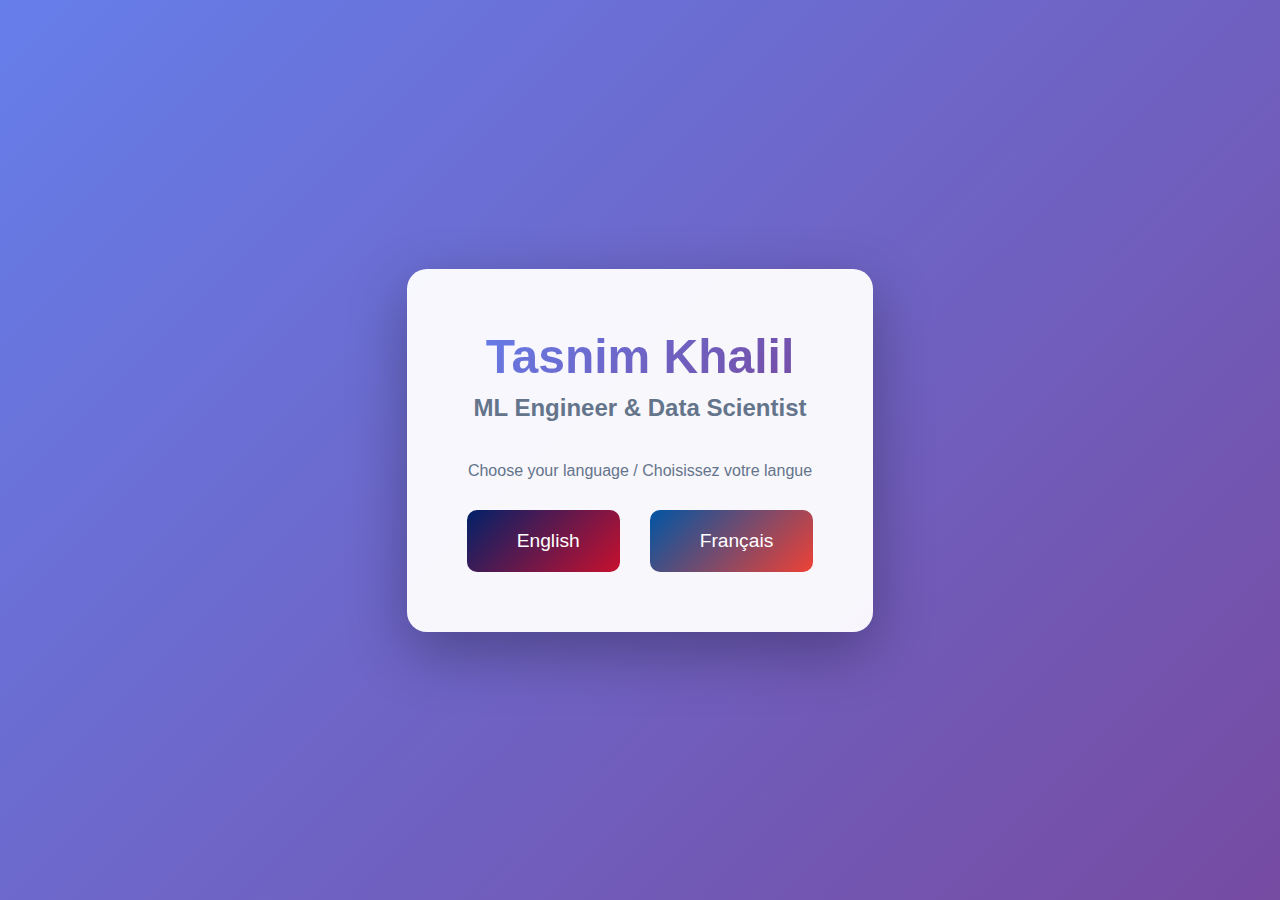
<file: index.html>
<!DOCTYPE html>
<html lang="en">
<head>
    <meta charset="UTF-8">
    <meta name="viewport" content="width=device-width, initial-scale=1.0">
    <title>Tasnim Khalil - Portfolio</title>
    <style>
        * {
            margin: 0;
            padding: 0;
            box-sizing: border-box;
        }
        body {
            font-family: 'Poppins', sans-serif;
            background: linear-gradient(135deg, #667eea 0%, #764ba2 100%);
            min-height: 100vh;
            display: flex;
            justify-content: center;
            align-items: center;
        }
        .language-container {
            text-align: center;
            background: rgba(255, 255, 255, 0.95);
            padding: 60px;
            border-radius: 20px;
            box-shadow: 0 20px 60px rgba(0, 0, 0, 0.3);
        }
        h1 {
            font-size: 3rem;
            margin-bottom: 10px;
            background: linear-gradient(135deg, #667eea, #764ba2);
            -webkit-background-clip: text;
            -webkit-text-fill-color: transparent;
        }
        h2 {
            font-size: 1.5rem;
            color: #64748b;
            margin-bottom: 40px;
        }
        .language-buttons {
            display: flex;
            gap: 30px;
            justify-content: center;
        }
        .lang-btn {
            padding: 20px 40px;
            font-size: 1.2rem;
            text-decoration: none;
            border-radius: 10px;
            transition: all 0.3s;
            display: flex;
            align-items: center;
            gap: 10px;
            color: white;
        }
        .lang-btn.fr {
            background: linear-gradient(135deg, #0055A4, #EF4135);
        }
        .lang-btn.en {
            background: linear-gradient(135deg, #012169, #C8102E);
        }
        .lang-btn:hover {
            transform: translateY(-5px);
            box-shadow: 0 10px 30px rgba(0, 0, 0, 0.2);
        }
        .flag {
            font-size: 2rem;
        }
    </style>
</head>
<body>
    <div class="language-container">
        <h1>Tasnim Khalil</h1>
        <h2>ML Engineer & Data Scientist</h2>
        <p style="margin-bottom: 30px; color: #64748b;">Choose your language / Choisissez votre langue</p>
        <div class="language-buttons">
            <a href="en/index.html" class="lang-btn en">
                <span class="flag"></span>
                <span>English</span>
            </a>
            <a href="fr/index.html" class="lang-btn fr">
                <span class="flag"></span>
                <span>Français</span>
            </a>
        </div>
    </div>
</body>
</html>
</file>
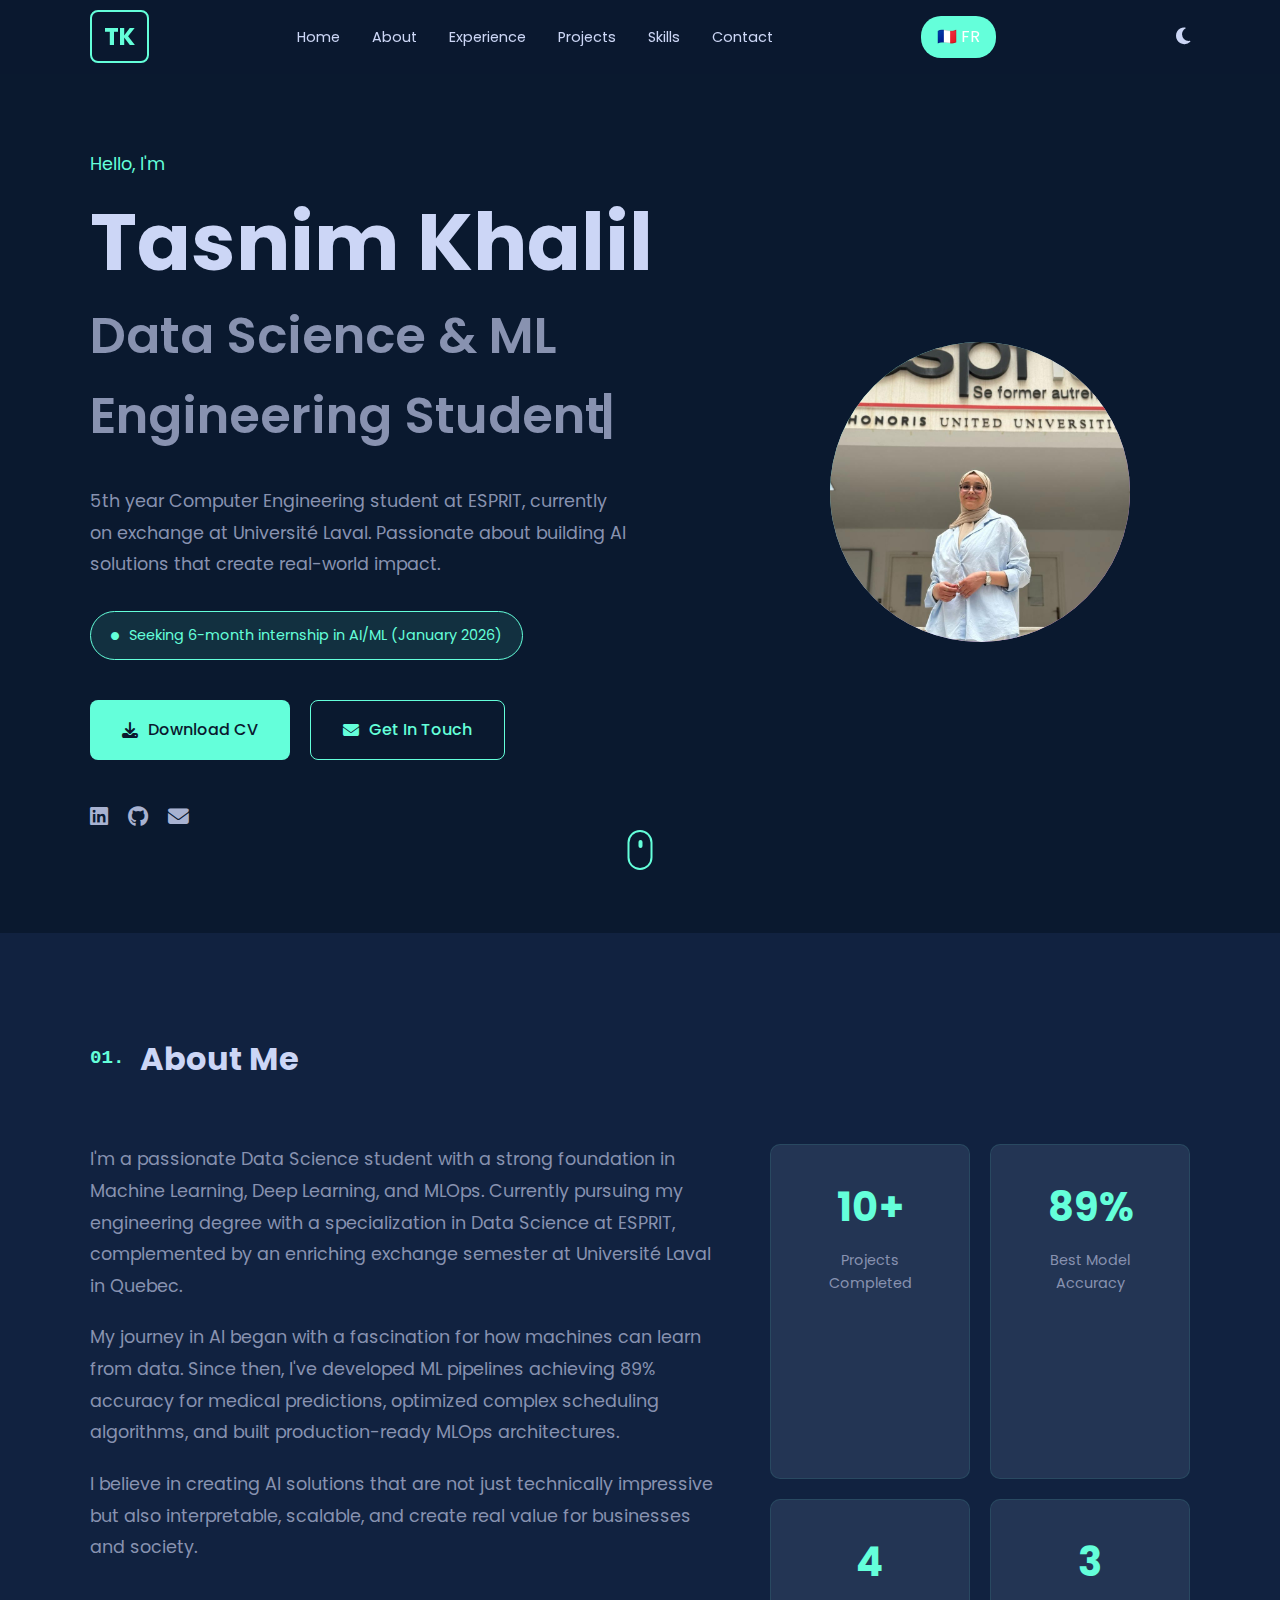
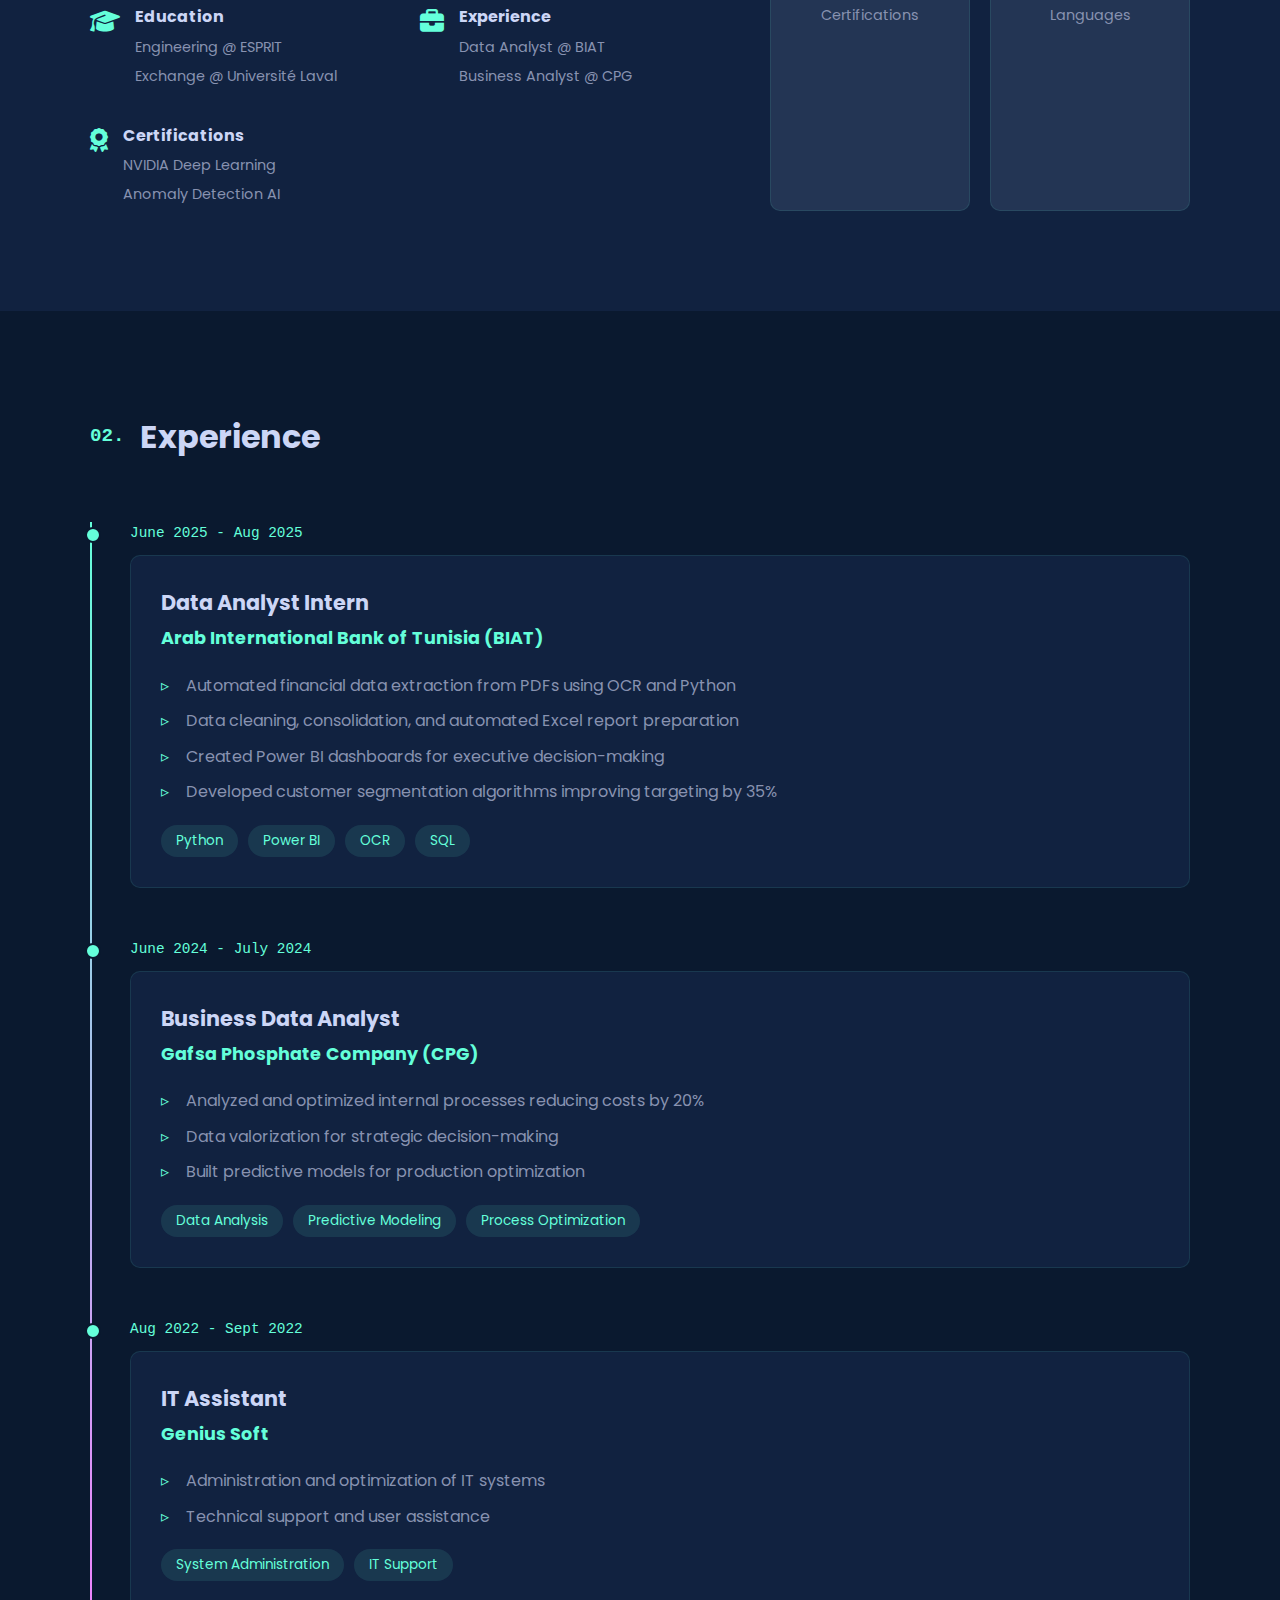
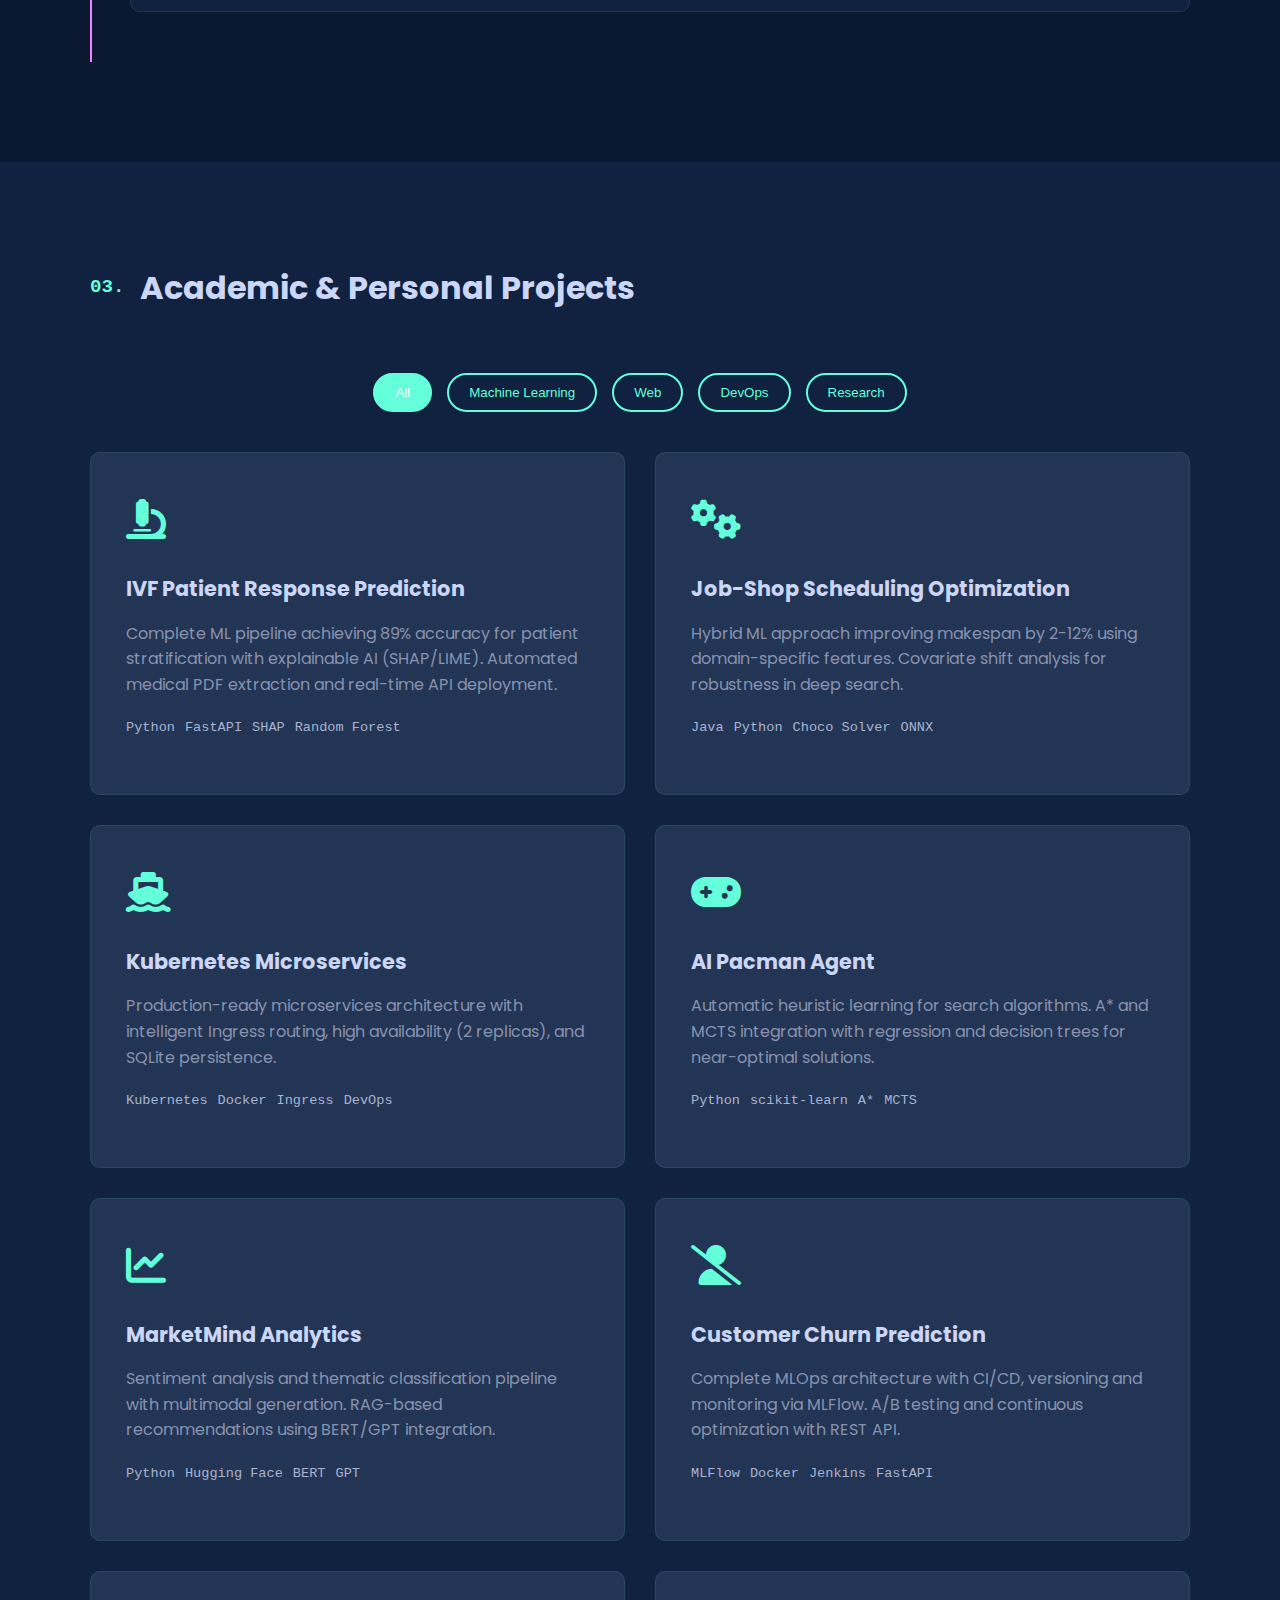
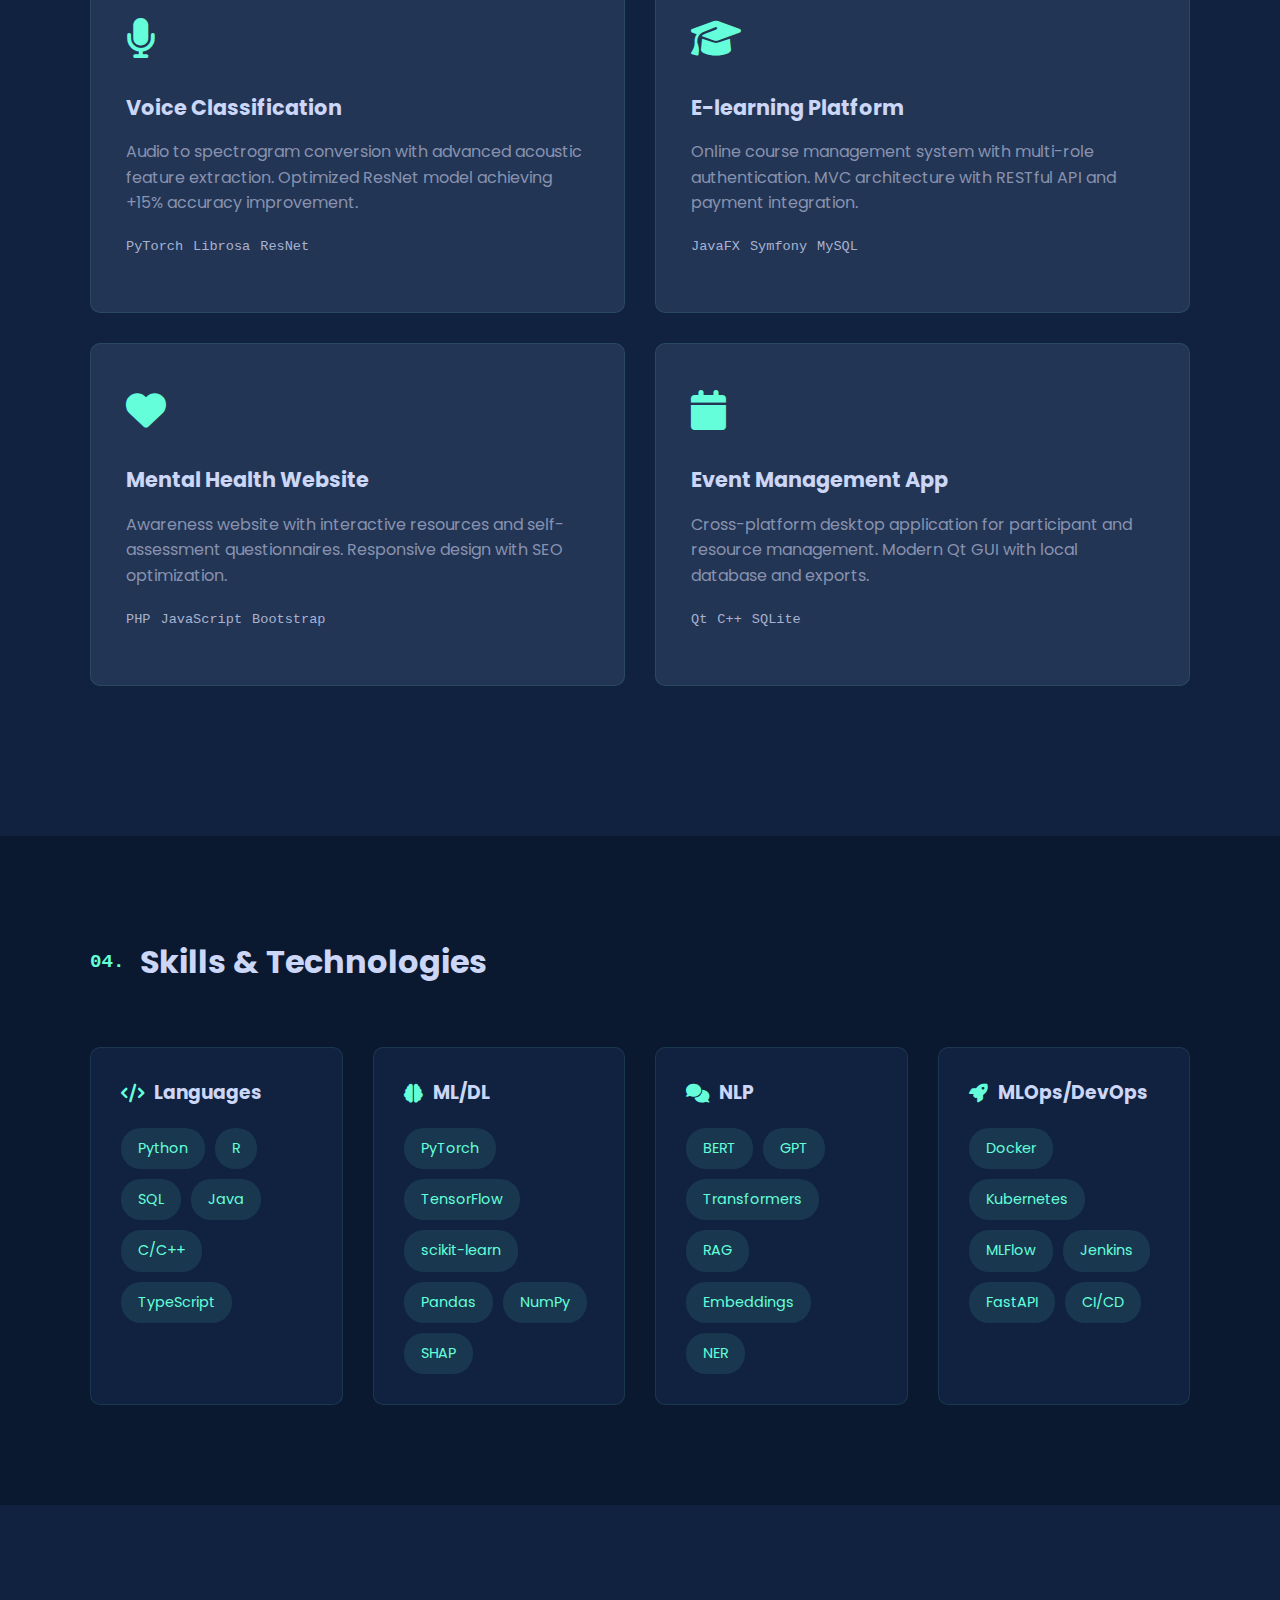
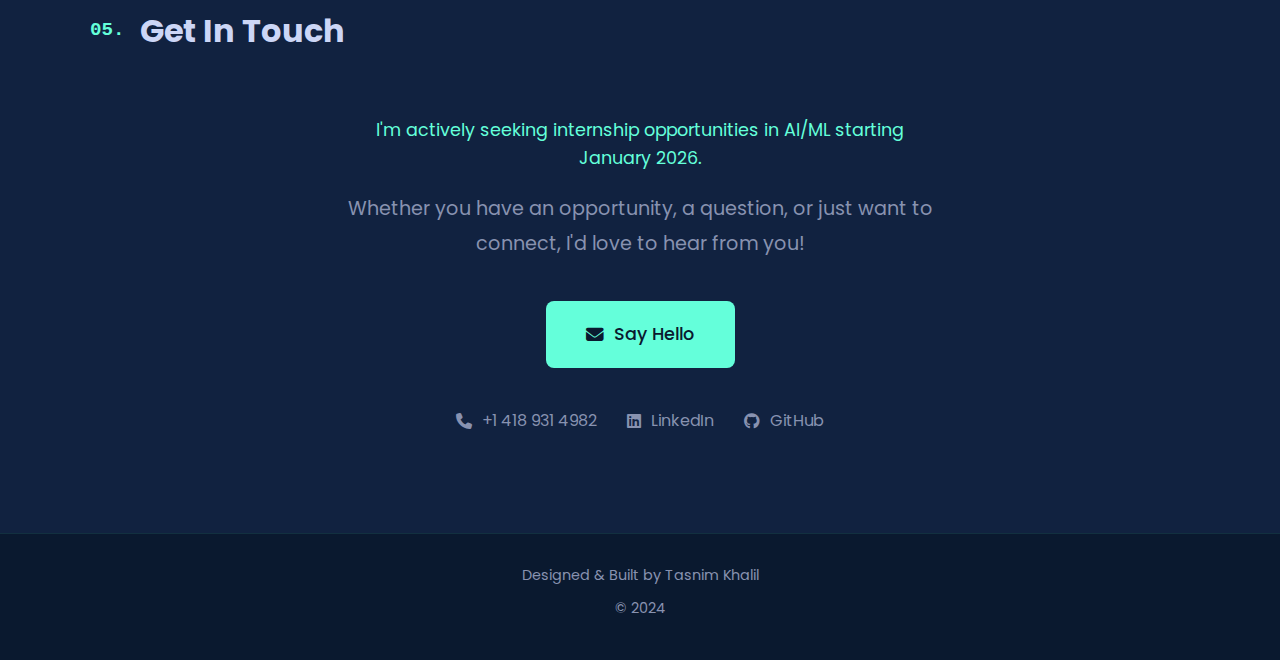
<file: en/index.html>
<!DOCTYPE html>
<html lang="en">
<head>
    <meta charset="UTF-8">
    <meta name="viewport" content="width=device-width, initial-scale=1.0">
    <title>Tasnim Khalil | ML Engineer & Data Scientist</title>
    <link rel="stylesheet" href="../style.css">
    <link href="https://fonts.googleapis.com/css2?family=Poppins:wght@300;400;500;600;700&display=swap" rel="stylesheet">
    <link rel="stylesheet" href="https://cdnjs.cloudflare.com/ajax/libs/font-awesome/6.4.0/css/all.min.css">
</head>
<body>
    <!-- Header/Navigation -->
    <header class="header">
        <nav class="navbar">
            <div class="nav-container">
                <a href="#home" class="logo">
                    <span class="logo-text">TK</span>
                </a>
                <ul class="nav-menu">
                    <li><a href="#home" class="nav-link">Home</a></li>
                    <li><a href="#about" class="nav-link">About</a></li>
                    <li><a href="#experience" class="nav-link">Experience</a></li>
                    <li><a href="#projects" class="nav-link">Projects</a></li>
                    <li><a href="#skills" class="nav-link">Skills</a></li>
                    <li><a href="#contact" class="nav-link">Contact</a></li>
                </ul>
                <a href="../fr/index.html" class="lang-switch">🇫🇷 FR</a>
                <div class="hamburger">
                    <span></span>
                    <span></span>
                    <span></span>
                </div>
                <button class="theme-toggle" id="theme-toggle">
                    <i class="fas fa-moon"></i>
                </button>
            </div>
        </nav>
    </header>

    <!-- Hero Section -->
    <section id="home" class="hero">
        <div class="hero-container">
            <div class="hero-content">
                <p class="hero-greeting">Hello, I'm</p>
                <h1 class="hero-name">Tasnim Khalil</h1>
                <h2 class="hero-title">
                    <span class="typed-text">Data Science & ML Engineering Student</span>
                </h2>
                <p class="hero-description">
                    5th year Computer Engineering student at ESPRIT, currently on exchange at Université Laval.
                    Passionate about building AI solutions that create real-world impact.
                </p>
                <div class="hero-status">
                    <span class="status-badge">
                        <i class="fas fa-circle status-dot"></i>
                        Seeking 6-month internship in AI/ML (January 2026)
                    </span>
                </div>
                <div class="hero-buttons">
                    <a href="../CV_Khalil_Tasnim_EN.pdf" class="btn btn-primary" download>
                        <i class="fas fa-download"></i> Download CV
                    </a>
                    <a href="#contact" class="btn btn-outline">
                        <i class="fas fa-envelope"></i> Get In Touch
                    </a>
                </div>
                <div class="hero-socials">
                    <a href="https://linkedin.com/in/tasnim-khelil-789859255" target="_blank">
                        <i class="fab fa-linkedin"></i>
                    </a>
                    <a href="https://github.com/TasnimKhalil" target="_blank">
                        <i class="fab fa-github"></i>
                    </a>
                    <a href="mailto:tasnimkhelil24@gmail.com">
                        <i class="fas fa-envelope"></i>
                    </a>
                </div>
            </div>
            <div class="hero-image">
                <div class="hero-img-wrapper">
                    <div class="hero-img-bg"></div>
                    <img src="../photo.jpg" alt="Tasnim Khalil" class="hero-img">
                </div>
            </div>
        </div>
        <div class="scroll-indicator">
            <span></span>
        </div>
    </section>

    <!-- About Section -->
    <section id="about" class="about">
        <div class="container">
            <h2 class="section-title">
                <span class="section-number">01.</span> About Me
            </h2>
            <div class="about-content">
                <div class="about-text">
                    <p>
                        I'm a passionate Data Science student with a strong foundation in Machine Learning, 
                        Deep Learning, and MLOps. Currently pursuing my engineering degree with a specialization 
                        in Data Science at ESPRIT, complemented by an enriching exchange semester at Université Laval in Quebec.
                    </p>
                    <p>
                        My journey in AI began with a fascination for how machines can learn from data. Since then, 
                        I've developed ML pipelines achieving 89% accuracy for medical predictions, optimized complex 
                        scheduling algorithms, and built production-ready MLOps architectures.
                    </p>
                    <p>
                        I believe in creating AI solutions that are not just technically impressive but also 
                        interpretable, scalable, and create real value for businesses and society.
                    </p>
                    <div class="about-highlights">
                        <div class="highlight-item">
                            <i class="fas fa-graduation-cap"></i>
                            <div>
                                <h4>Education</h4>
                                <p>Engineering @ ESPRIT</p>
                                <p>Exchange @ Université Laval</p>
                            </div>
                        </div>
                        <div class="highlight-item">
                            <i class="fas fa-briefcase"></i>
                            <div>
                                <h4>Experience</h4>
                                <p>Data Analyst @ BIAT</p>
                                <p>Business Analyst @ CPG</p>
                            </div>
                        </div>
                        <div class="highlight-item">
                            <i class="fas fa-award"></i>
                            <div>
                                <h4>Certifications</h4>
                                <p>NVIDIA Deep Learning</p>
                                <p>Anomaly Detection AI</p>
                            </div>
                        </div>
                    </div>
                </div>
                <div class="about-stats">
                    <div class="stat-card">
                        <div class="stat-number">10+</div>
                        <div class="stat-label">Projects Completed</div>
                    </div>
                    <div class="stat-card">
                        <div class="stat-number">89%</div>
                        <div class="stat-label">Best Model Accuracy</div>
                    </div>
                    <div class="stat-card">
                        <div class="stat-number">4</div>
                        <div class="stat-label">Certifications</div>
                    </div>
                    <div class="stat-card">
                        <div class="stat-number">3</div>
                        <div class="stat-label">Languages</div>
                    </div>
                </div>
            </div>
        </div>
    </section>

    <!-- Experience Timeline -->
    <section id="experience" class="experience">
        <div class="container">
            <h2 class="section-title">
                <span class="section-number">02.</span> Experience
            </h2>
            <div class="timeline">
                <div class="timeline-item">
                    <div class="timeline-date">June 2025 - Aug 2025</div>
                    <div class="timeline-content">
                        <h3>Data Analyst Intern</h3>
                        <h4>Arab International Bank of Tunisia (BIAT)</h4>
                        <ul>
                            <li>Automated financial data extraction from PDFs using OCR and Python</li>
                            <li>Data cleaning, consolidation, and automated Excel report preparation</li>
                            <li>Created Power BI dashboards for executive decision-making</li>
                            <li>Developed customer segmentation algorithms improving targeting by 35%</li>
                        </ul>
                        <div class="timeline-tech">
                            <span>Python</span>
                            <span>Power BI</span>
                            <span>OCR</span>
                            <span>SQL</span>
                        </div>
                    </div>
                </div>
                <div class="timeline-item">
                    <div class="timeline-date">June 2024 - July 2024</div>
                    <div class="timeline-content">
                        <h3>Business Data Analyst</h3>
                        <h4>Gafsa Phosphate Company (CPG)</h4>
                        <ul>
                            <li>Analyzed and optimized internal processes reducing costs by 20%</li>
                            <li>Data valorization for strategic decision-making</li>
                            <li>Built predictive models for production optimization</li>
                        </ul>
                        <div class="timeline-tech">
                            <span>Data Analysis</span>
                            <span>Predictive Modeling</span>
                            <span>Process Optimization</span>
                        </div>
                    </div>
                </div>
                <div class="timeline-item">
                    <div class="timeline-date">Aug 2022 - Sept 2022</div>
                    <div class="timeline-content">
                        <h3>IT Assistant</h3>
                        <h4>Genius Soft</h4>
                        <ul>
                            <li>Administration and optimization of IT systems</li>
                            <li>Technical support and user assistance</li>
                        </ul>
                        <div class="timeline-tech">
                            <span>System Administration</span>
                            <span>IT Support</span>
                        </div>
                    </div>
                </div>
            </div>
        </div>
    </section>

    <!-- Projects Section -->
    <section id="projects" class="projects">
        <div class="container">
            <h2 class="section-title">
                <span class="section-number">03.</span> Academic & Personal Projects
            </h2>
            <div class="filter-buttons">
                <button class="filter-btn active" data-filter="all">All</button>
                <button class="filter-btn" data-filter="ml">Machine Learning</button>
                <button class="filter-btn" data-filter="web">Web</button>
                <button class="filter-btn" data-filter="devops">DevOps</button>
                <button class="filter-btn" data-filter="research">Research</button>
            </div>
            
            <div class="projects-grid">
                <!-- Project 1 -->
                <div class="project-card" data-category="ml">
                    <div class="project-icon">
                        <i class="fas fa-microscope"></i>
                    </div>
                    <h3>IVF Patient Response Prediction</h3>
                    <p>Complete ML pipeline achieving 89% accuracy for patient stratification with explainable AI (SHAP/LIME). Automated medical PDF extraction and real-time API deployment.</p>
                    <div class="project-tech">
                        <span>Python</span>
                        <span>FastAPI</span>
                        <span>SHAP</span>
                        <span>Random Forest</span>
                    </div>
                </div>

                <!-- Project 2 -->
                <div class="project-card" data-category="research">
                    <div class="project-icon">
                        <i class="fas fa-cogs"></i>
                    </div>
                    <h3>Job-Shop Scheduling Optimization</h3>
                    <p>Hybrid ML approach improving makespan by 2-12% using domain-specific features. Covariate shift analysis for robustness in deep search.</p>
                    <div class="project-tech">
                        <span>Java</span>
                        <span>Python</span>
                        <span>Choco Solver</span>
                        <span>ONNX</span>
                    </div>
                </div>

                <!-- Project 3 -->
                <div class="project-card" data-category="devops">
                    <div class="project-icon">
                        <i class="fas fa-ship"></i>
                    </div>
                    <h3>Kubernetes Microservices</h3>
                    <p>Production-ready microservices architecture with intelligent Ingress routing, high availability (2 replicas), and SQLite persistence.</p>
                    <div class="project-tech">
                        <span>Kubernetes</span>
                        <span>Docker</span>
                        <span>Ingress</span>
                        <span>DevOps</span>
                    </div>
                </div>

                <!-- Project 4 -->
                <div class="project-card" data-category="ml research">
                    <div class="project-icon">
                        <i class="fas fa-gamepad"></i>
                    </div>
                    <h3>AI Pacman Agent</h3>
                    <p>Automatic heuristic learning for search algorithms. A* and MCTS integration with regression and decision trees for near-optimal solutions.</p>
                    <div class="project-tech">
                        <span>Python</span>
                        <span>scikit-learn</span>
                        <span>A*</span>
                        <span>MCTS</span>
                    </div>
                </div>

                <!-- Project 5 -->
                <div class="project-card" data-category="ml">
                    <div class="project-icon">
                        <i class="fas fa-chart-line"></i>
                    </div>
                    <h3>MarketMind Analytics</h3>
                    <p>Sentiment analysis and thematic classification pipeline with multimodal generation. RAG-based recommendations using BERT/GPT integration.</p>
                    <div class="project-tech">
                        <span>Python</span>
                        <span>Hugging Face</span>
                        <span>BERT</span>
                        <span>GPT</span>
                    </div>
                </div>

                <!-- Project 6 -->
                <div class="project-card" data-category="ml devops">
                    <div class="project-icon">
                        <i class="fas fa-user-slash"></i>
                    </div>
                    <h3>Customer Churn Prediction</h3>
                    <p>Complete MLOps architecture with CI/CD, versioning and monitoring via MLFlow. A/B testing and continuous optimization with REST API.</p>
                    <div class="project-tech">
                        <span>MLFlow</span>
                        <span>Docker</span>
                        <span>Jenkins</span>
                        <span>FastAPI</span>
                    </div>
                </div>

                <!-- Project 7 -->
                <div class="project-card" data-category="ml">
                    <div class="project-icon">
                        <i class="fas fa-microphone"></i>
                    </div>
                    <h3>Voice Classification</h3>
                    <p>Audio to spectrogram conversion with advanced acoustic feature extraction. Optimized ResNet model achieving +15% accuracy improvement.</p>
                    <div class="project-tech">
                        <span>PyTorch</span>
                        <span>Librosa</span>
                        <span>ResNet</span>
                    </div>
                </div>

                <!-- Project 8 -->
                <div class="project-card" data-category="web">
                    <div class="project-icon">
                        <i class="fas fa-graduation-cap"></i>
                    </div>
                    <h3>E-learning Platform</h3>
                    <p>Online course management system with multi-role authentication. MVC architecture with RESTful API and payment integration.</p>
                    <div class="project-tech">
                        <span>JavaFX</span>
                        <span>Symfony</span>
                        <span>MySQL</span>
                    </div>
                </div>

                <!-- Project 9 -->
                <div class="project-card" data-category="web">
                    <div class="project-icon">
                        <i class="fas fa-heart"></i>
                    </div>
                    <h3>Mental Health Website</h3>
                    <p>Awareness website with interactive resources and self-assessment questionnaires. Responsive design with SEO optimization.</p>
                    <div class="project-tech">
                        <span>PHP</span>
                        <span>JavaScript</span>
                        <span>Bootstrap</span>
                    </div>
                </div>

                <!-- Project 10 -->
                <div class="project-card" data-category="web">
                    <div class="project-icon">
                        <i class="fas fa-calendar"></i>
                    </div>
                    <h3>Event Management App</h3>
                    <p>Cross-platform desktop application for participant and resource management. Modern Qt GUI with local database and exports.</p>
                    <div class="project-tech">
                        <span>Qt</span>
                        <span>C++</span>
                        <span>SQLite</span>
                    </div>
                </div>
            </div>
        </div>
    </section>

    <!-- Skills Section -->
    <section id="skills" class="skills">
        <div class="container">
            <h2 class="section-title">
                <span class="section-number">04.</span> Skills & Technologies
            </h2>
            <div class="skills-container">
                <div class="skill-category">
                    <h3><i class="fas fa-code"></i> Languages</h3>
                    <div class="skill-list">
                        <div class="skill-item">Python</div>
                        <div class="skill-item">R</div>
                        <div class="skill-item">SQL</div>
                        <div class="skill-item">Java</div>
                        <div class="skill-item">C/C++</div>
                        <div class="skill-item">TypeScript</div>
                    </div>
                </div>
                <div class="skill-category">
                    <h3><i class="fas fa-brain"></i> ML/DL</h3>
                    <div class="skill-list">
                        <div class="skill-item">PyTorch</div>
                        <div class="skill-item">TensorFlow</div>
                        <div class="skill-item">scikit-learn</div>
                        <div class="skill-item">Pandas</div>
                        <div class="skill-item">NumPy</div>
                        <div class="skill-item">SHAP</div>
                    </div>
                </div>
                <div class="skill-category">
                    <h3><i class="fas fa-comments"></i> NLP</h3>
                    <div class="skill-list">
                        <div class="skill-item">BERT</div>
                        <div class="skill-item">GPT</div>
                        <div class="skill-item">Transformers</div>
                        <div class="skill-item">RAG</div>
                        <div class="skill-item">Embeddings</div>
                        <div class="skill-item">NER</div>
                    </div>
                </div>
                <div class="skill-category">
                    <h3><i class="fas fa-rocket"></i> MLOps/DevOps</h3>
                    <div class="skill-list">
                        <div class="skill-item">Docker</div>
                        <div class="skill-item">Kubernetes</div>
                        <div class="skill-item">MLFlow</div>
                        <div class="skill-item">Jenkins</div>
                        <div class="skill-item">FastAPI</div>
                        <div class="skill-item">CI/CD</div>
                    </div>
                </div>
            </div>
        </div>
    </section>

    <!-- Contact Section -->
    <section id="contact" class="contact">
        <div class="container">
            <h2 class="section-title">
                <span class="section-number">05.</span> Get In Touch
            </h2>
            <div class="contact-content">
                <p class="contact-subtitle">
                    I'm actively seeking internship opportunities in AI/ML starting January 2026.
                </p>
                <p class="contact-text">
                    Whether you have an opportunity, a question, or just want to connect, 
                    I'd love to hear from you!
                </p>
                <a href="mailto:tasnimkhelil24@gmail.com" class="btn btn-primary btn-large">
                    <i class="fas fa-envelope"></i> Say Hello
                </a>
                <div class="contact-info">
                    <a href="tel:+14189314982" class="contact-item">
                        <i class="fas fa-phone"></i> +1 418 931 4982
                    </a>
                    <a href="https://linkedin.com/in/tasnim-khelil-789859255" class="contact-item">
                        <i class="fab fa-linkedin"></i> LinkedIn
                    </a>
                    <a href="https://github.com/TasnimKhalil" class="contact-item">
                        <i class="fab fa-github"></i> GitHub
                    </a>
                </div>
            </div>
        </div>
    </section>

    <!-- Footer -->
    <footer class="footer">
        <div class="container">
            <p>Designed & Built by Tasnim Khalil</p>
            <p class="footer-year">© 2024</p>
        </div>
    </footer>

    <script src="../script.js"></script>
</body>
</html>
</file>
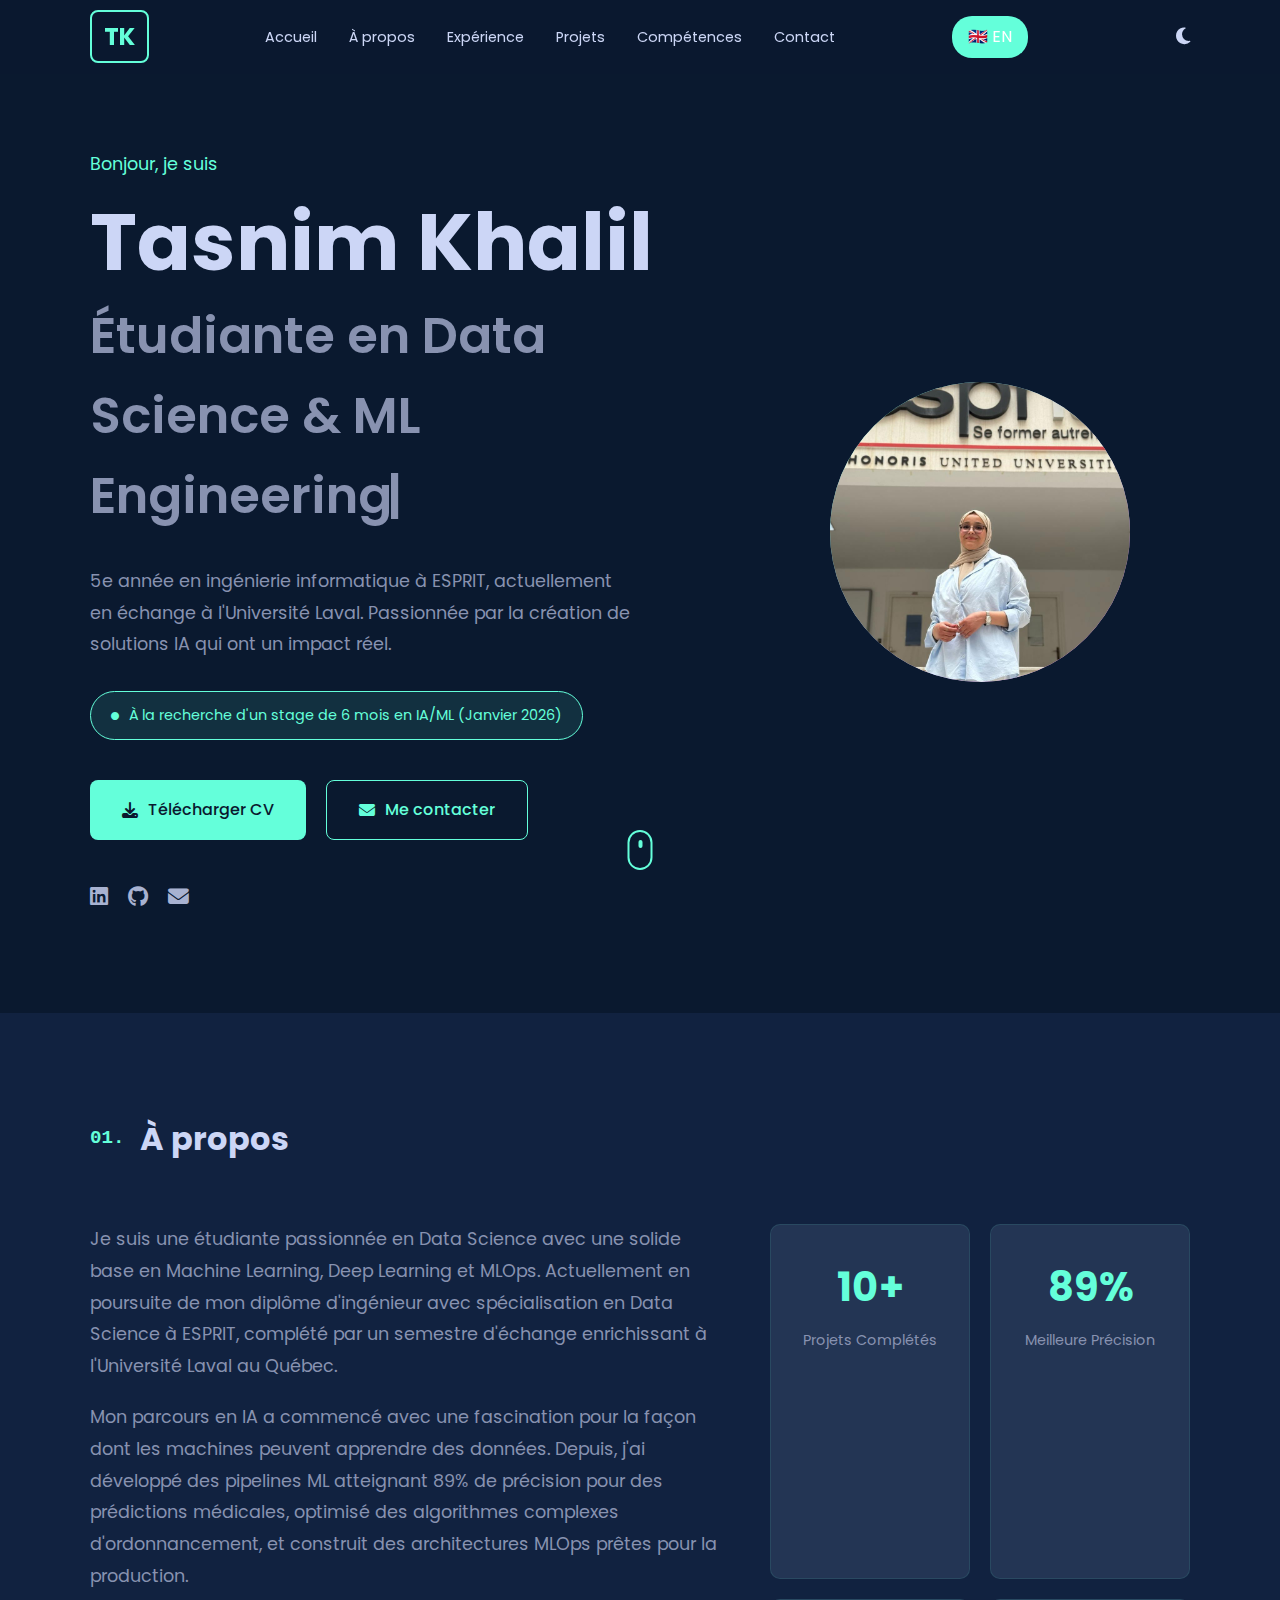
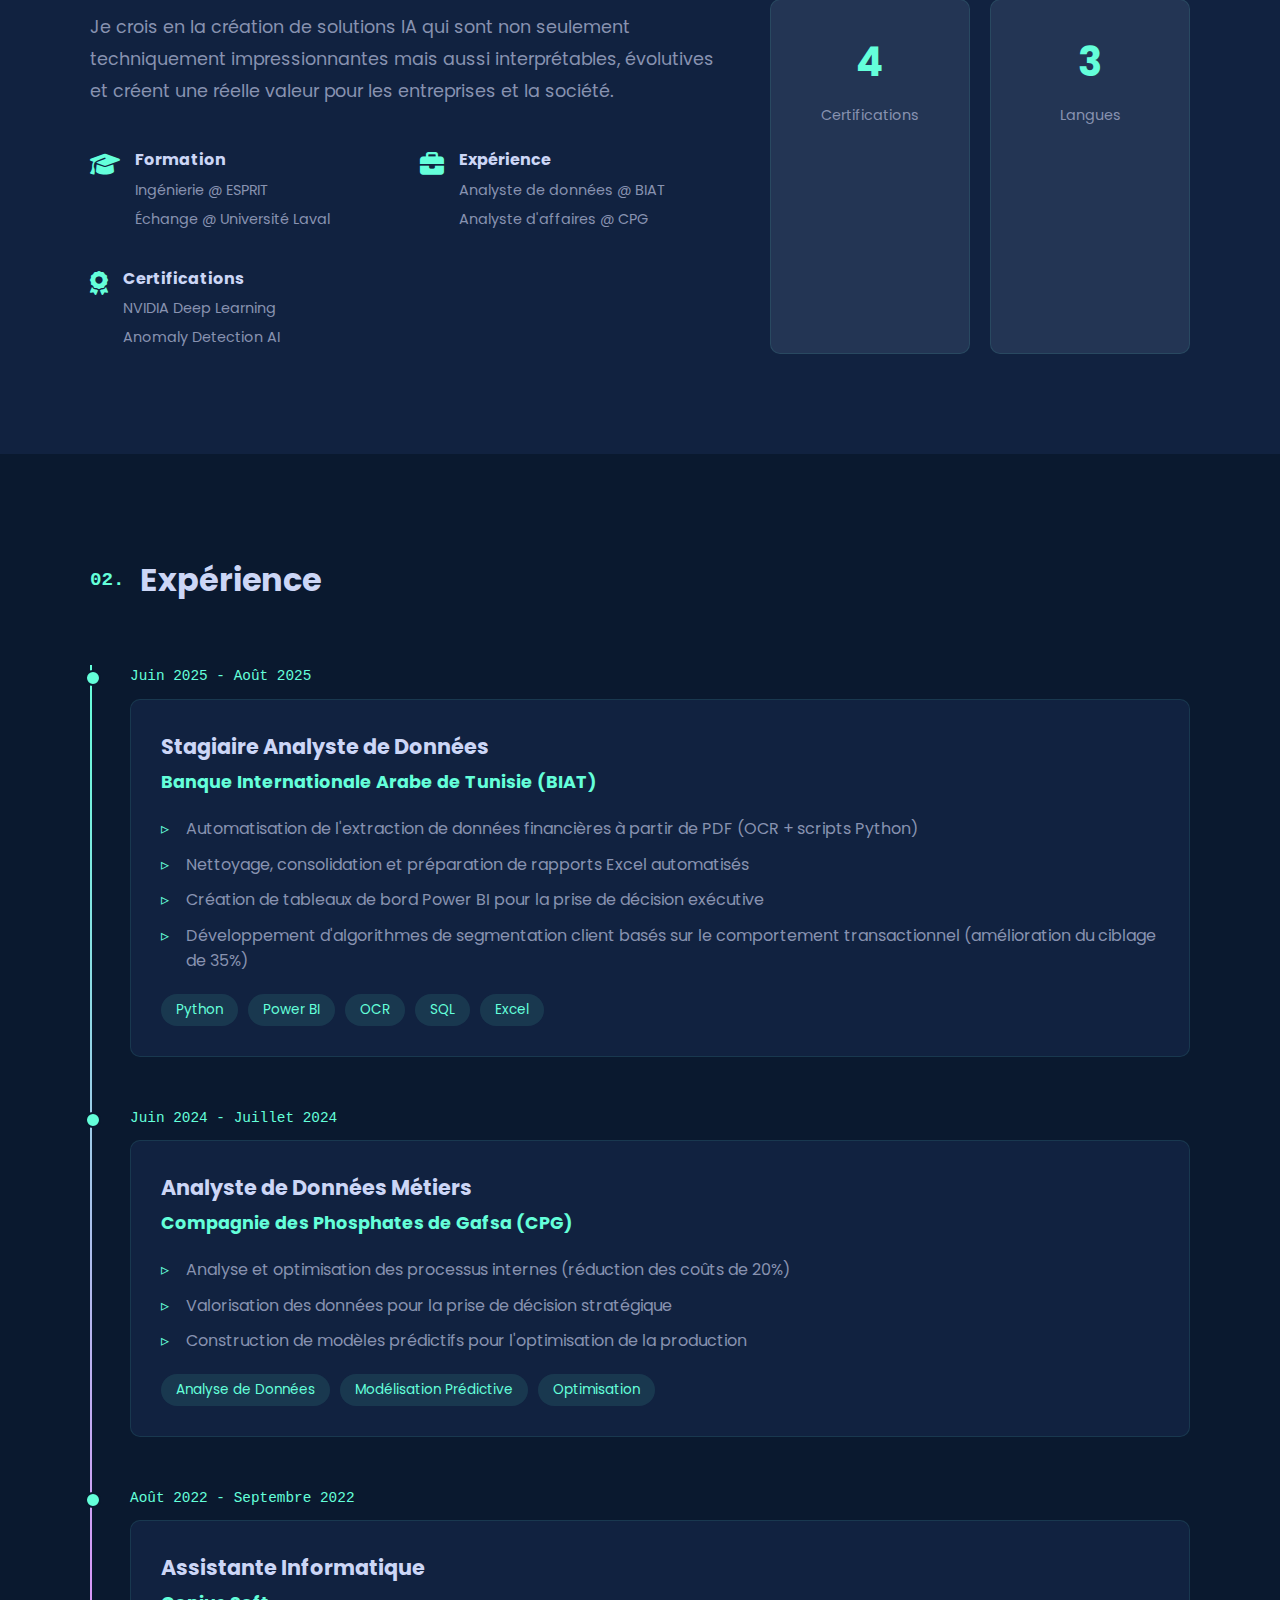
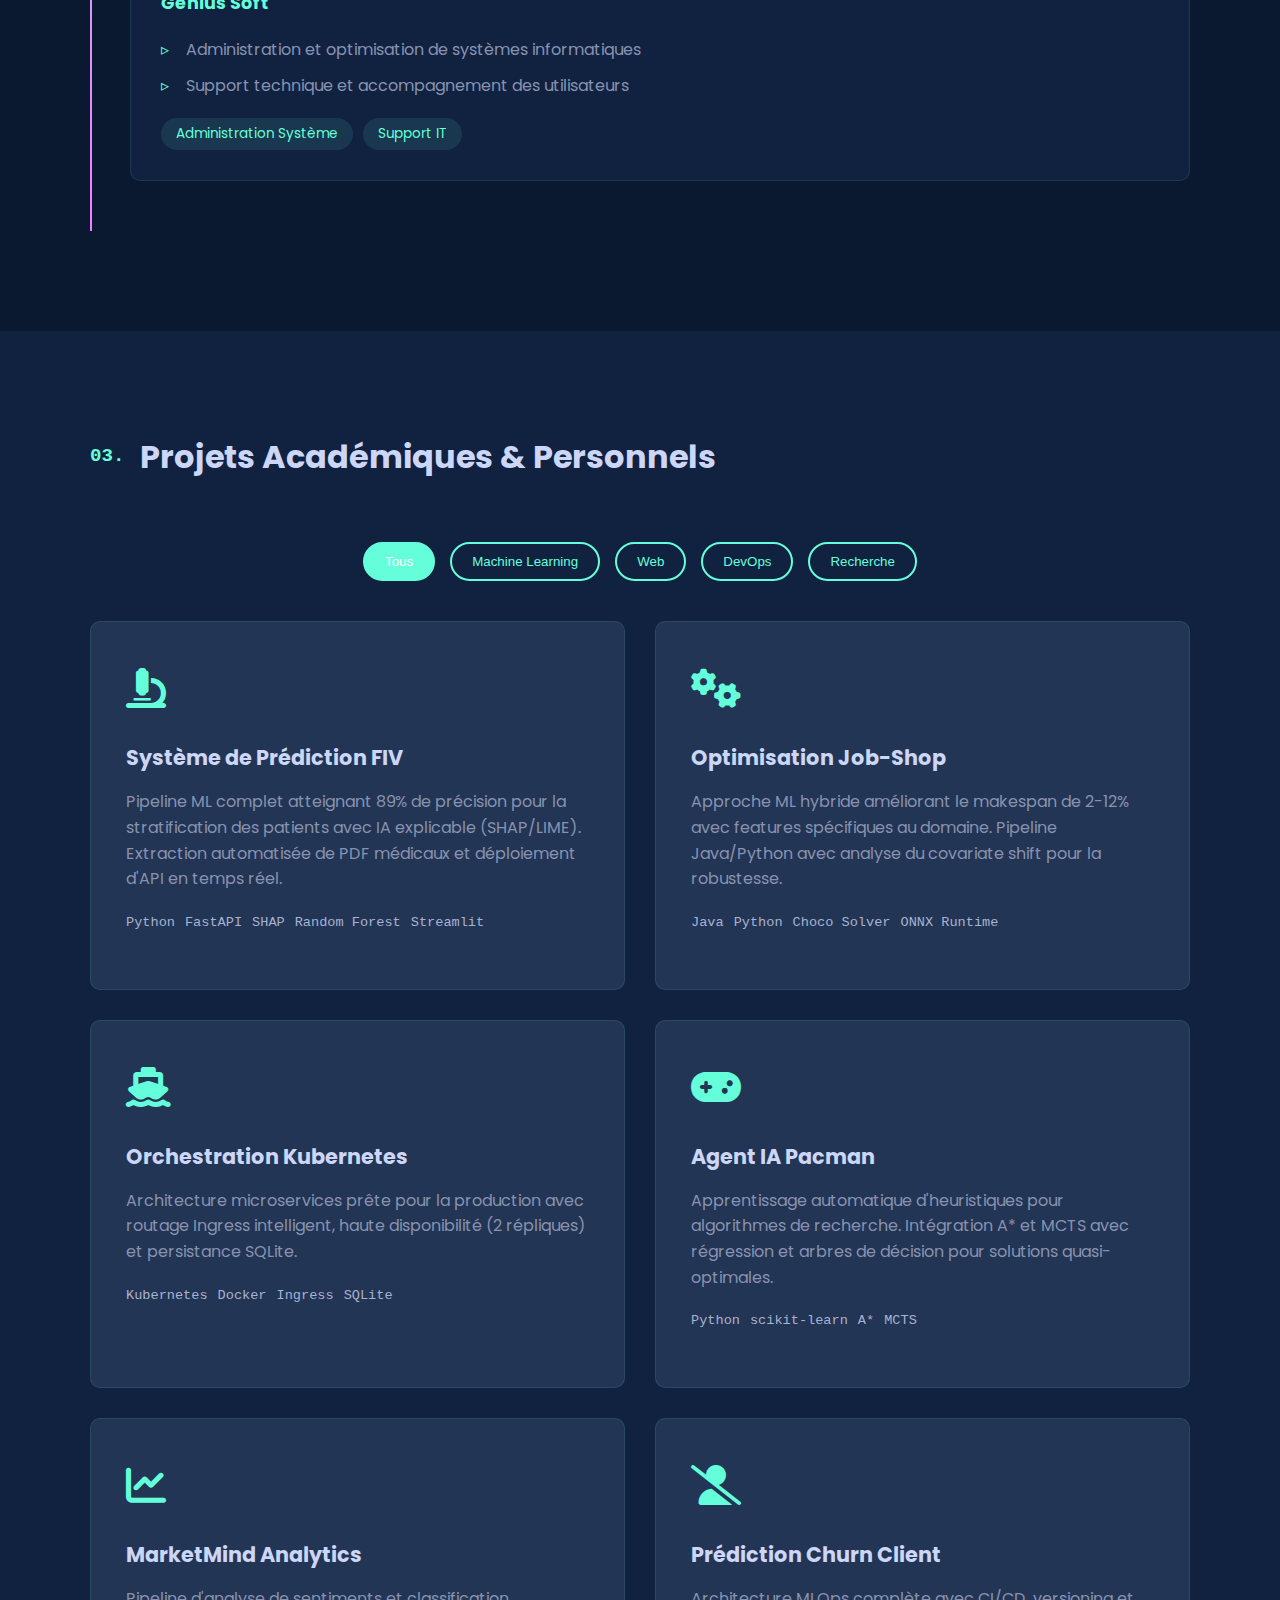
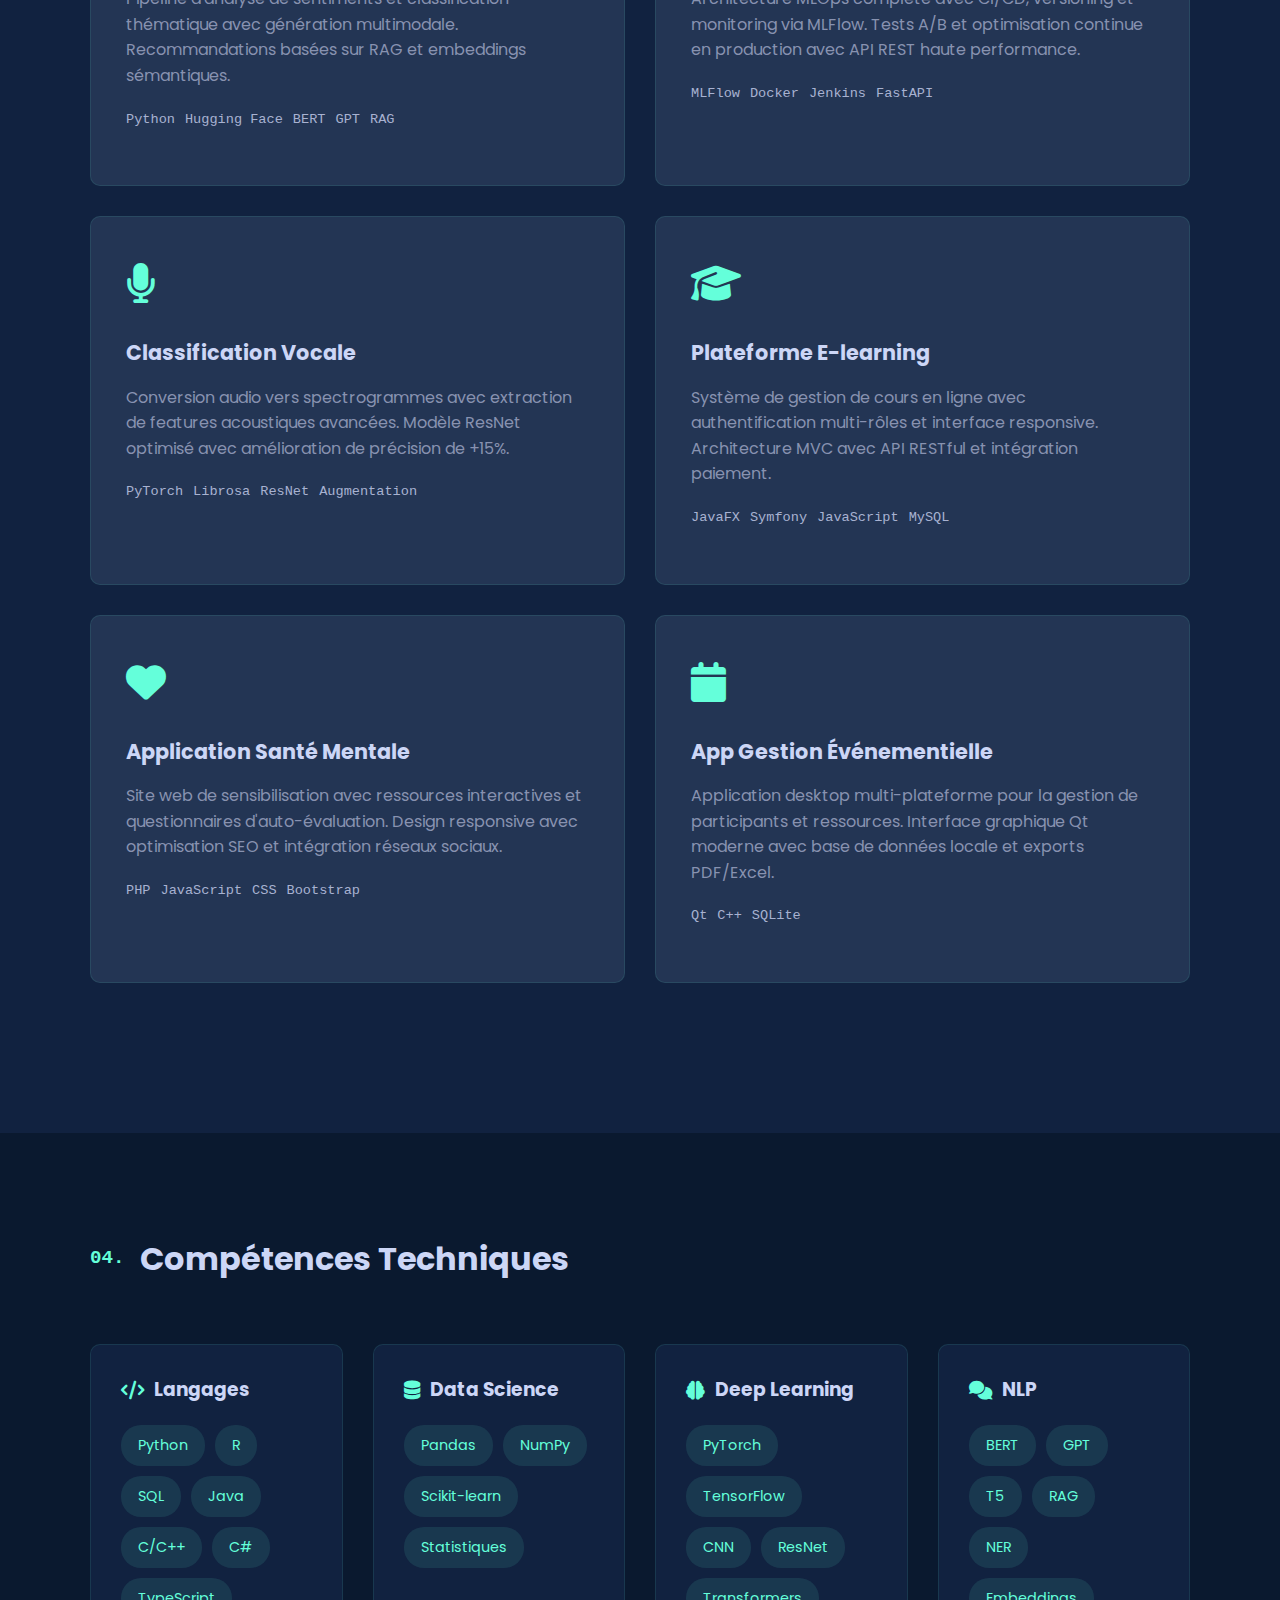
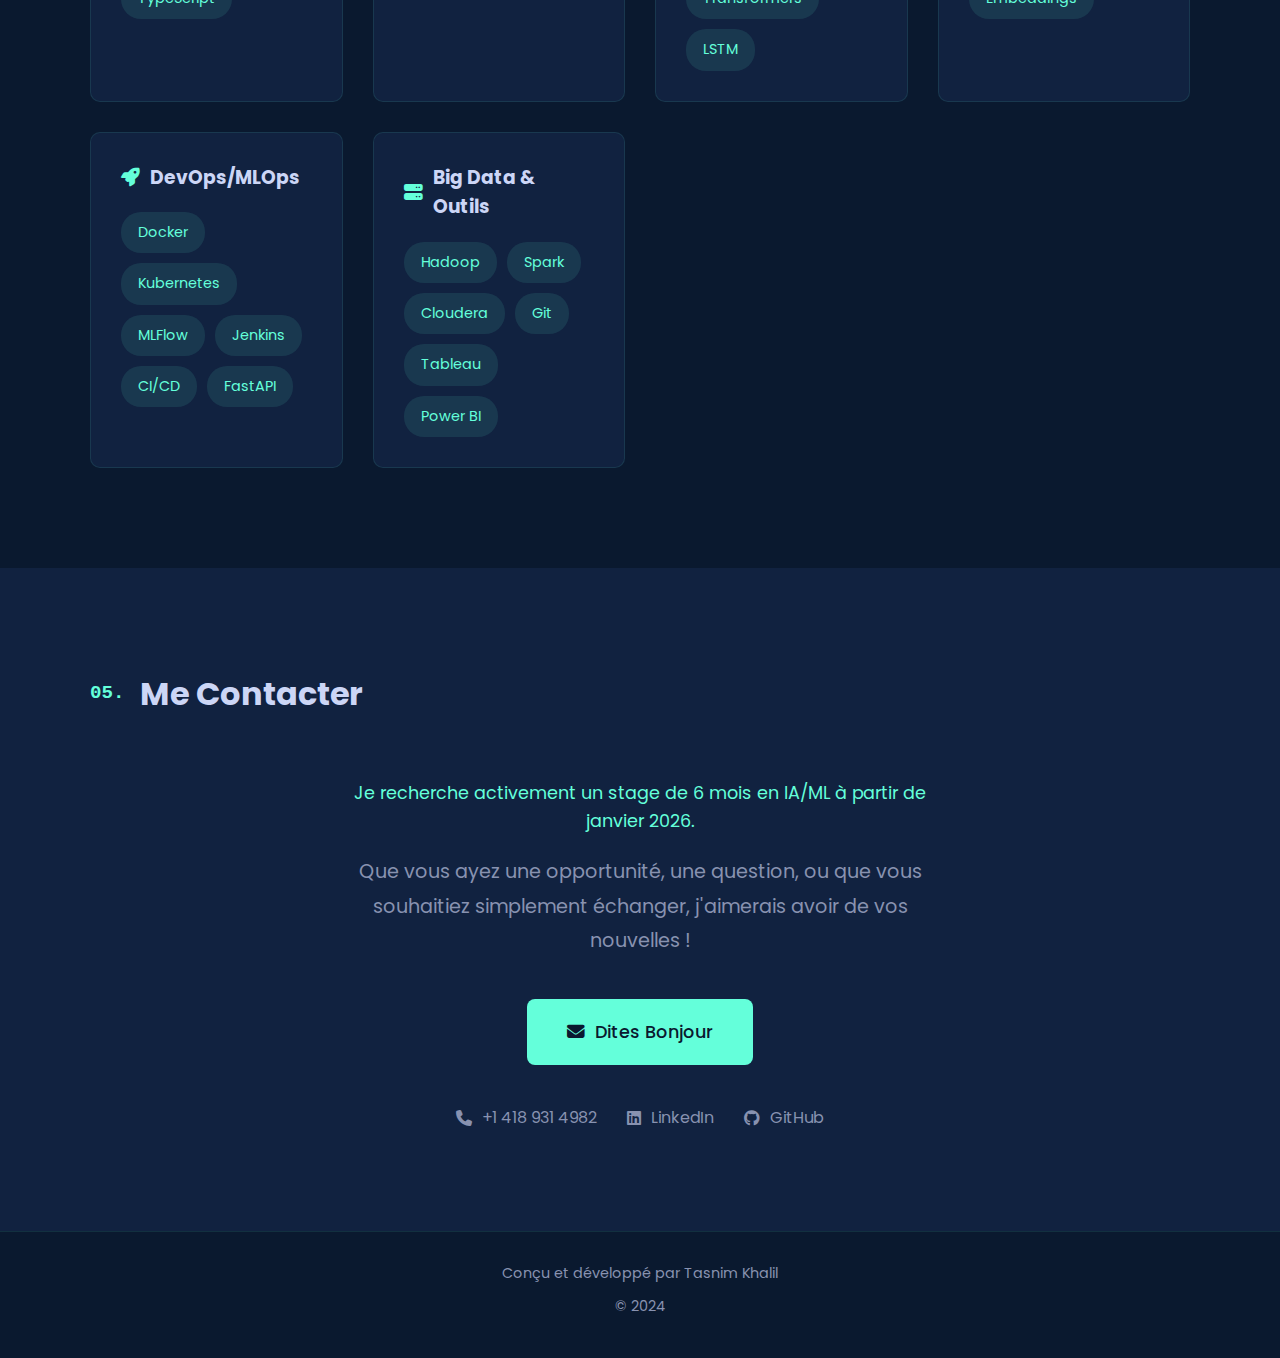
<file: fr/index.html>
<!DOCTYPE html>
<html lang="fr">
<head>
    <meta charset="UTF-8">
    <meta name="viewport" content="width=device-width, initial-scale=1.0">
    <title>Tasnim Khalil | Ingénieure ML & Data Scientist</title>
    <link rel="stylesheet" href="../style.css">
    <link href="https://fonts.googleapis.com/css2?family=Poppins:wght@300;400;500;600;700&display=swap" rel="stylesheet">
    <link rel="stylesheet" href="https://cdnjs.cloudflare.com/ajax/libs/font-awesome/6.4.0/css/all.min.css">
</head>
<body>
    <!-- Navigation -->
    <header class="header">
        <nav class="navbar">
            <div class="nav-container">
                <a href="#home" class="logo">
                    <span class="logo-text">TK</span>
                </a>
                <ul class="nav-menu">
                    <li><a href="#home" class="nav-link">Accueil</a></li>
                    <li><a href="#about" class="nav-link">À propos</a></li>
                    <li><a href="#experience" class="nav-link">Expérience</a></li>
                    <li><a href="#projects" class="nav-link">Projets</a></li>
                    <li><a href="#skills" class="nav-link">Compétences</a></li>
                    <li><a href="#contact" class="nav-link">Contact</a></li>
                </ul>
                <a href="../en/index.html" class="lang-switch">🇬🇧 EN</a>
                <div class="hamburger">
                    <span></span>
                    <span></span>
                    <span></span>
                </div>
                <button class="theme-toggle" id="theme-toggle">
                    <i class="fas fa-moon"></i>
                </button>
            </div>
        </nav>
    </header>

    <!-- Hero Section -->
    <section id="home" class="hero">
        <div class="hero-container">
            <div class="hero-content">
                <p class="hero-greeting">Bonjour, je suis</p>
                <h1 class="hero-name">Tasnim Khalil</h1>
                <h2 class="hero-title">
                    <span class="typed-text">Étudiante en Data Science & ML Engineering</span>
                </h2>
                <p class="hero-description">
                    5e année en ingénierie informatique à ESPRIT, actuellement en échange à l'Université Laval.
                    Passionnée par la création de solutions IA qui ont un impact réel.
                </p>
                <div class="hero-status">
                    <span class="status-badge">
                        <i class="fas fa-circle status-dot"></i>
                        À la recherche d'un stage de 6 mois en IA/ML (Janvier 2026)
                    </span>
                </div>
                <div class="hero-buttons">
                    <a href="../CV_khalilTasnim_FR.pdf" class="btn btn-primary" download>
                        <i class="fas fa-download"></i> Télécharger CV
                    </a>
                    <a href="#contact" class="btn btn-outline">
                        <i class="fas fa-envelope"></i> Me contacter
                    </a>
                </div>
                <div class="hero-socials">
                    <a href="https://linkedin.com/in/tasnim-khelil-789859255" target="_blank">
                        <i class="fab fa-linkedin"></i>
                    </a>
                    <a href="https://github.com/TasnimKhalil" target="_blank">
                        <i class="fab fa-github"></i>
                    </a>
                    <a href="mailto:tasnimkhelil24@gmail.com">
                        <i class="fas fa-envelope"></i>
                    </a>
                </div>
            </div>
            <div class="hero-image">
                <div class="hero-img-wrapper">
                    <div class="hero-img-bg"></div>
                    <img src="../photo.jpg" alt="Tasnim Khalil" class="hero-img">
                </div>
            </div>
        </div>
        <div class="scroll-indicator">
            <span></span>
        </div>
    </section>

    <!-- About Section -->
    <section id="about" class="about">
        <div class="container">
            <h2 class="section-title">
                <span class="section-number">01.</span> À propos
            </h2>
            <div class="about-content">
                <div class="about-text">
                    <p>
                        Je suis une étudiante passionnée en Data Science avec une solide base en Machine Learning, 
                        Deep Learning et MLOps. Actuellement en poursuite de mon diplôme d'ingénieur avec spécialisation 
                        en Data Science à ESPRIT, complété par un semestre d'échange enrichissant à l'Université Laval au Québec.
                    </p>
                    <p>
                        Mon parcours en IA a commencé avec une fascination pour la façon dont les machines peuvent apprendre des données. 
                        Depuis, j'ai développé des pipelines ML atteignant 89% de précision pour des prédictions médicales, optimisé 
                        des algorithmes complexes d'ordonnancement, et construit des architectures MLOps prêtes pour la production.
                    </p>
                    <p>
                        Je crois en la création de solutions IA qui sont non seulement techniquement impressionnantes mais aussi 
                        interprétables, évolutives et créent une réelle valeur pour les entreprises et la société.
                    </p>
                    <div class="about-highlights">
                        <div class="highlight-item">
                            <i class="fas fa-graduation-cap"></i>
                            <div>
                                <h4>Formation</h4>
                                <p>Ingénierie @ ESPRIT</p>
                                <p>Échange @ Université Laval</p>
                            </div>
                        </div>
                        <div class="highlight-item">
                            <i class="fas fa-briefcase"></i>
                            <div>
                                <h4>Expérience</h4>
                                <p>Analyste de données @ BIAT</p>
                                <p>Analyste d'affaires @ CPG</p>
                            </div>
                        </div>
                        <div class="highlight-item">
                            <i class="fas fa-award"></i>
                            <div>
                                <h4>Certifications</h4>
                                <p>NVIDIA Deep Learning</p>
                                <p>Anomaly Detection AI</p>
                            </div>
                        </div>
                    </div>
                </div>
                <div class="about-stats">
                    <div class="stat-card">
                        <div class="stat-number">10+</div>
                        <div class="stat-label">Projets Complétés</div>
                    </div>
                    <div class="stat-card">
                        <div class="stat-number">89%</div>
                        <div class="stat-label">Meilleure Précision</div>
                    </div>
                    <div class="stat-card">
                        <div class="stat-number">4</div>
                        <div class="stat-label">Certifications</div>
                    </div>
                    <div class="stat-card">
                        <div class="stat-number">3</div>
                        <div class="stat-label">Langues</div>
                    </div>
                </div>
            </div>
        </div>
    </section>

    <!-- Experience Timeline -->
    <section id="experience" class="experience">
        <div class="container">
            <h2 class="section-title">
                <span class="section-number">02.</span> Expérience
            </h2>
            <div class="timeline">
                <div class="timeline-item">
                    <div class="timeline-date">Juin 2025 - Août 2025</div>
                    <div class="timeline-content">
                        <h3>Stagiaire Analyste de Données</h3>
                        <h4>Banque Internationale Arabe de Tunisie (BIAT)</h4>
                        <ul>
                            <li>Automatisation de l'extraction de données financières à partir de PDF (OCR + scripts Python)</li>
                            <li>Nettoyage, consolidation et préparation de rapports Excel automatisés</li>
                            <li>Création de tableaux de bord Power BI pour la prise de décision exécutive</li>
                            <li>Développement d'algorithmes de segmentation client basés sur le comportement transactionnel (amélioration du ciblage de 35%)</li>
                        </ul>
                        <div class="timeline-tech">
                            <span>Python</span>
                            <span>Power BI</span>
                            <span>OCR</span>
                            <span>SQL</span>
                            <span>Excel</span>
                        </div>
                    </div>
                </div>
                <div class="timeline-item">
                    <div class="timeline-date">Juin 2024 - Juillet 2024</div>
                    <div class="timeline-content">
                        <h3>Analyste de Données Métiers</h3>
                        <h4>Compagnie des Phosphates de Gafsa (CPG)</h4>
                        <ul>
                            <li>Analyse et optimisation des processus internes (réduction des coûts de 20%)</li>
                            <li>Valorisation des données pour la prise de décision stratégique</li>
                            <li>Construction de modèles prédictifs pour l'optimisation de la production</li>
                        </ul>
                        <div class="timeline-tech">
                            <span>Analyse de Données</span>
                            <span>Modélisation Prédictive</span>
                            <span>Optimisation</span>
                        </div>
                    </div>
                </div>
                <div class="timeline-item">
                    <div class="timeline-date">Août 2022 - Septembre 2022</div>
                    <div class="timeline-content">
                        <h3>Assistante Informatique</h3>
                        <h4>Genius Soft</h4>
                        <ul>
                            <li>Administration et optimisation de systèmes informatiques</li>
                            <li>Support technique et accompagnement des utilisateurs</li>
                        </ul>
                        <div class="timeline-tech">
                            <span>Administration Système</span>
                            <span>Support IT</span>
                        </div>
                    </div>
                </div>
            </div>
        </div>
    </section>

    <!-- Projects Section -->
    <section id="projects" class="projects">
        <div class="container">
            <h2 class="section-title">
                <span class="section-number">03.</span> Projets Académiques & Personnels
            </h2>
            <div class="filter-buttons">
                <button class="filter-btn active" data-filter="all">Tous</button>
                <button class="filter-btn" data-filter="ml">Machine Learning</button>
                <button class="filter-btn" data-filter="web">Web</button>
                <button class="filter-btn" data-filter="devops">DevOps</button>
                <button class="filter-btn" data-filter="research">Recherche</button>
            </div>
            
            <div class="projects-grid">
                <!-- Projet 1 -->
                <div class="project-card" data-category="ml">
                    <div class="project-icon">
                        <i class="fas fa-microscope"></i>
                    </div>
                    <h3>Système de Prédiction FIV</h3>
                    <p>Pipeline ML complet atteignant 89% de précision pour la stratification des patients avec IA explicable (SHAP/LIME). Extraction automatisée de PDF médicaux et déploiement d'API en temps réel.</p>
                    <div class="project-tech">
                        <span>Python</span>
                        <span>FastAPI</span>
                        <span>SHAP</span>
                        <span>Random Forest</span>
                        <span>Streamlit</span>
                    </div>
                </div>

                <!-- Projet 2 -->
                <div class="project-card" data-category="research">
                    <div class="project-icon">
                        <i class="fas fa-cogs"></i>
                    </div>
                    <h3>Optimisation Job-Shop</h3>
                    <p>Approche ML hybride améliorant le makespan de 2-12% avec features spécifiques au domaine. Pipeline Java/Python avec analyse du covariate shift pour la robustesse.</p>
                    <div class="project-tech">
                        <span>Java</span>
                        <span>Python</span>
                        <span>Choco Solver</span>
                        <span>ONNX Runtime</span>
                    </div>
                </div>

                <!-- Projet 3 -->
                <div class="project-card" data-category="devops">
                    <div class="project-icon">
                        <i class="fas fa-ship"></i>
                    </div>
                    <h3>Orchestration Kubernetes</h3>
                    <p>Architecture microservices prête pour la production avec routage Ingress intelligent, haute disponibilité (2 répliques) et persistance SQLite.</p>
                    <div class="project-tech">
                        <span>Kubernetes</span>
                        <span>Docker</span>
                        <span>Ingress</span>
                        <span>SQLite</span>
                    </div>
                </div>

                <!-- Projet 4 -->
                <div class="project-card" data-category="ml research">
                    <div class="project-icon">
                        <i class="fas fa-gamepad"></i>
                    </div>
                    <h3>Agent IA Pacman</h3>
                    <p>Apprentissage automatique d'heuristiques pour algorithmes de recherche. Intégration A* et MCTS avec régression et arbres de décision pour solutions quasi-optimales.</p>
                    <div class="project-tech">
                        <span>Python</span>
                        <span>scikit-learn</span>
                        <span>A*</span>
                        <span>MCTS</span>
                    </div>
                </div>

                <!-- Projet 5 -->
                <div class="project-card" data-category="ml">
                    <div class="project-icon">
                        <i class="fas fa-chart-line"></i>
                    </div>
                    <h3>MarketMind Analytics</h3>
                    <p>Pipeline d'analyse de sentiments et classification thématique avec génération multimodale. Recommandations basées sur RAG et embeddings sémantiques.</p>
                    <div class="project-tech">
                        <span>Python</span>
                        <span>Hugging Face</span>
                        <span>BERT</span>
                        <span>GPT</span>
                        <span>RAG</span>
                    </div>
                </div>

                <!-- Projet 6 -->
                <div class="project-card" data-category="ml devops">
                    <div class="project-icon">
                        <i class="fas fa-user-slash"></i>
                    </div>
                    <h3>Prédiction Churn Client</h3>
                    <p>Architecture MLOps complète avec CI/CD, versioning et monitoring via MLFlow. Tests A/B et optimisation continue en production avec API REST haute performance.</p>
                    <div class="project-tech">
                        <span>MLFlow</span>
                        <span>Docker</span>
                        <span>Jenkins</span>
                        <span>FastAPI</span>
                    </div>
                </div>

                <!-- Projet 7 -->
                <div class="project-card" data-category="ml">
                    <div class="project-icon">
                        <i class="fas fa-microphone"></i>
                    </div>
                    <h3>Classification Vocale</h3>
                    <p>Conversion audio vers spectrogrammes avec extraction de features acoustiques avancées. Modèle ResNet optimisé avec amélioration de précision de +15%.</p>
                    <div class="project-tech">
                        <span>PyTorch</span>
                        <span>Librosa</span>
                        <span>ResNet</span>
                        <span>Augmentation</span>
                    </div>
                </div>

                <!-- Projet 8 -->
                <div class="project-card" data-category="web">
                    <div class="project-icon">
                        <i class="fas fa-graduation-cap"></i>
                    </div>
                    <h3>Plateforme E-learning</h3>
                    <p>Système de gestion de cours en ligne avec authentification multi-rôles et interface responsive. Architecture MVC avec API RESTful et intégration paiement.</p>
                    <div class="project-tech">
                        <span>JavaFX</span>
                        <span>Symfony</span>
                        <span>JavaScript</span>
                        <span>MySQL</span>
                    </div>
                </div>

                <!-- Projet 9 -->
                <div class="project-card" data-category="web">
                    <div class="project-icon">
                        <i class="fas fa-heart"></i>
                    </div>
                    <h3>Application Santé Mentale</h3>
                    <p>Site web de sensibilisation avec ressources interactives et questionnaires d'auto-évaluation. Design responsive avec optimisation SEO et intégration réseaux sociaux.</p>
                    <div class="project-tech">
                        <span>PHP</span>
                        <span>JavaScript</span>
                        <span>CSS</span>
                        <span>Bootstrap</span>
                    </div>
                </div>

                <!-- Projet 10 -->
                <div class="project-card" data-category="web">
                    <div class="project-icon">
                        <i class="fas fa-calendar"></i>
                    </div>
                    <h3>App Gestion Événementielle</h3>
                    <p>Application desktop multi-plateforme pour la gestion de participants et ressources. Interface graphique Qt moderne avec base de données locale et exports PDF/Excel.</p>
                    <div class="project-tech">
                        <span>Qt</span>
                        <span>C++</span>
                        <span>SQLite</span>
                    </div>
                </div>
            </div>
        </div>
    </section>

    <!-- Skills Section -->
    <section id="skills" class="skills">
        <div class="container">
            <h2 class="section-title">
                <span class="section-number">04.</span> Compétences Techniques
            </h2>
            <div class="skills-container">
                <div class="skill-category">
                    <h3><i class="fas fa-code"></i> Langages</h3>
                    <div class="skill-list">
                        <div class="skill-item">Python</div>
                        <div class="skill-item">R</div>
                        <div class="skill-item">SQL</div>
                        <div class="skill-item">Java</div>
                        <div class="skill-item">C/C++</div>
                        <div class="skill-item">C#</div>
                        <div class="skill-item">TypeScript</div>
                    </div>
                </div>
                <div class="skill-category">
                    <h3><i class="fas fa-database"></i> Data Science</h3>
                    <div class="skill-list">
                        <div class="skill-item">Pandas</div>
                        <div class="skill-item">NumPy</div>
                        <div class="skill-item">Scikit-learn</div>
                        <div class="skill-item">Statistiques</div>
                    </div>
                </div>
                <div class="skill-category">
                    <h3><i class="fas fa-brain"></i> Deep Learning</h3>
                    <div class="skill-list">
                        <div class="skill-item">PyTorch</div>
                        <div class="skill-item">TensorFlow</div>
                        <div class="skill-item">CNN</div>
                        <div class="skill-item">ResNet</div>
                        <div class="skill-item">Transformers</div>
                        <div class="skill-item">LSTM</div>
                    </div>
                </div>
                <div class="skill-category">
                    <h3><i class="fas fa-comments"></i> NLP</h3>
                    <div class="skill-list">
                        <div class="skill-item">BERT</div>
                        <div class="skill-item">GPT</div>
                        <div class="skill-item">T5</div>
                        <div class="skill-item">RAG</div>
                        <div class="skill-item">NER</div>
                        <div class="skill-item">Embeddings</div>
                    </div>
                </div>
                <div class="skill-category">
                    <h3><i class="fas fa-rocket"></i> DevOps/MLOps</h3>
                    <div class="skill-list">
                        <div class="skill-item">Docker</div>
                        <div class="skill-item">Kubernetes</div>
                        <div class="skill-item">MLFlow</div>
                        <div class="skill-item">Jenkins</div>
                        <div class="skill-item">CI/CD</div>
                        <div class="skill-item">FastAPI</div>
                    </div>
                </div>
                <div class="skill-category">
                    <h3><i class="fas fa-server"></i> Big Data & Outils</h3>
                    <div class="skill-list">
                        <div class="skill-item">Hadoop</div>
                        <div class="skill-item">Spark</div>
                        <div class="skill-item">Cloudera</div>
                        <div class="skill-item">Git</div>
                        <div class="skill-item">Tableau</div>
                        <div class="skill-item">Power BI</div>
                    </div>
                </div>
            </div>
        </div>
    </section>

    <!-- Contact Section -->
    <section id="contact" class="contact">
        <div class="container">
            <h2 class="section-title">
                <span class="section-number">05.</span> Me Contacter
            </h2>
            <div class="contact-content">
                <p class="contact-subtitle">
                    Je recherche activement un stage de 6 mois en IA/ML à partir de janvier 2026.
                </p>
                <p class="contact-text">
                    Que vous ayez une opportunité, une question, ou que vous souhaitiez simplement échanger, 
                    j'aimerais avoir de vos nouvelles !
                </p>
                <a href="mailto:tasnimkhelil24@gmail.com" class="btn btn-primary btn-large">
                    <i class="fas fa-envelope"></i> Dites Bonjour
                </a>
                <div class="contact-info">
                    <a href="tel:+14189314982" class="contact-item">
                        <i class="fas fa-phone"></i> +1 418 931 4982
                    </a>
                    <a href="https://linkedin.com/in/tasnim-khelil-789859255" class="contact-item" target="_blank">
                        <i class="fab fa-linkedin"></i> LinkedIn
                    </a>
                    <a href="https://github.com/TasnimKhalil" class="contact-item" target="_blank">
                        <i class="fab fa-github"></i> GitHub
                    </a>
                </div>
            </div>
        </div>
    </section>

    <!-- Footer -->
    <footer class="footer">
        <div class="container">
            <p>Conçu et développé par Tasnim Khalil</p>
            <p class="footer-year">© 2024</p>
        </div>
    </footer>

    <script src="../script.js"></script>
</body>
</html>
</file>
<file: style.css>
:root {
    --primary-color: #64ffda;
    --secondary-color: #f57dff;
    --navy: #0a192f;
    --light-navy: #112240;
    --lightest-navy: #233554;
    --slate: #8892b0;
    --light-slate: #a8b2d1;
    --lightest-slate: #ccd6f6;
    --white: #e6f1ff;
    --font-sans: 'Poppins', -apple-system, BlinkMacSystemFont, 'Segoe UI', Roboto, sans-serif;
    --transition: all 0.25s cubic-bezier(0.645, 0.045, 0.355, 1);
}

[data-theme="light"] {
    --navy: #ffffff;
    --light-navy: #f8f9fa;
    --lightest-navy: #e9ecef;
    --slate: #495057;
    --light-slate: #6c757d;
    --lightest-slate: #343a40;
    --white: #212529;
    --primary-color: #0066cc;
    --secondary-color: #6610f2;
}

* {
    margin: 0;
    padding: 0;
    box-sizing: border-box;
}

html {
    scroll-behavior: smooth;
}

body {
    font-family: var(--font-sans);
    background-color: var(--navy);
    color: var(--slate);
    line-height: 1.6;
    overflow-x: hidden;
}

.container {
    max-width: 1200px;
    margin: 0 auto;
    padding: 0 50px;
}

/* Header */
.header {
    position: fixed;
    top: 0;
    width: 100%;
    background-color: rgba(10, 25, 47, 0.85);
    backdrop-filter: blur(10px);
    z-index: 1000;
    transition: var(--transition);
}

[data-theme="light"] .header {
    background-color: rgba(255, 255, 255, 0.95);
}

.navbar {
    padding: 1rem 0;
}

.nav-container {
    display: flex;
    justify-content: space-between;
    align-items: center;
    max-width: 1200px;
    margin: 0 auto;
    padding: 0 50px;
}

.logo {
    text-decoration: none;
}

.logo-text {
    font-size: 1.5rem;
    font-weight: 700;
    color: var(--primary-color);
    border: 2px solid var(--primary-color);
    padding: 0.5rem 0.75rem;
    border-radius: 8px;
    transition: var(--transition);
}

.logo:hover .logo-text {
    background-color: rgba(100, 255, 218, 0.1);
}

.nav-menu {
    display: flex;
    list-style: none;
    gap: 2rem;
    align-items: center;
}

.nav-link {
    color: var(--lightest-slate);
    text-decoration: none;
    font-size: 0.9rem;
    transition: var(--transition);
    position: relative;
}

.nav-link:hover {
    color: var(--primary-color);
}

.nav-link::after {
    content: '';
    position: absolute;
    bottom: -5px;
    left: 0;
    width: 0;
    height: 2px;
    background-color: var(--primary-color);
    transition: width 0.3s ease;
}

.nav-link:hover::after {
    width: 100%;
}

.theme-toggle {
    background: none;
    border: none;
    color: var(--lightest-slate);
    font-size: 1.2rem;
    cursor: pointer;
    margin-left: 2rem;
    transition: var(--transition);
}

.theme-toggle:hover {
    color: var(--primary-color);
}

.hamburger {
    display: none;
    flex-direction: column;
    cursor: pointer;
}

.hamburger span {
    width: 25px;
    height: 2px;
    background-color: var(--primary-color);
    margin: 3px 0;
    transition: 0.3s;
}

/* Hero Section */
.hero {
    min-height: 100vh;
    display: flex;
    align-items: center;
    padding: 150px 0 100px;
}

.hero-container {
    max-width: 1200px;
    margin: 0 auto;
    padding: 0 50px;
    display: grid;
    grid-template-columns: 3fr 2fr;
    gap: 50px;
    align-items: center;
}

.hero-greeting {
    color: var(--primary-color);
    font-size: 1.1rem;
    margin-bottom: 20px;
}

.hero-name {
    font-size: clamp(40px, 8vw, 80px);
    font-weight: 700;
    color: var(--lightest-slate);
    line-height: 1.1;
}

.hero-title {
    font-size: clamp(30px, 5vw, 50px);
    font-weight: 600;
    color: var(--slate);
    margin-top: 10px;
}

.typed-text {
    position: relative;
}

.typed-text::after {
    content: '|';
    position: absolute;
    right: -10px;
    animation: blink 1s infinite;
}

@keyframes blink {
    0%, 50% { opacity: 1; }
    51%, 100% { opacity: 0; }
}

.hero-description {
    margin: 30px 0;
    max-width: 540px;
    font-size: 1.1rem;
    line-height: 1.8;
}

.hero-status {
    margin: 30px 0;
}

.status-badge {
    display: inline-flex;
    align-items: center;
    gap: 10px;
    padding: 12px 20px;
    background-color: rgba(100, 255, 218, 0.1);
    border: 1px solid var(--primary-color);
    border-radius: 50px;
    color: var(--primary-color);
    font-size: 0.9rem;
}

.status-dot {
    font-size: 0.5rem;
    animation: pulse 2s infinite;
}

@keyframes pulse {
    0%, 100% { opacity: 1; }
    50% { opacity: 0.5; }
}

.hero-buttons {
    display: flex;
    gap: 20px;
    margin: 40px 0;
}

.btn {
    padding: 1rem 2rem;
    border-radius: 8px;
    font-size: 1rem;
    font-weight: 500;
    text-decoration: none;
    transition: var(--transition);
    cursor: pointer;
    display: inline-flex;
    align-items: center;
    gap: 10px;
    border: none;
}

.btn-primary {
    background-color: var(--primary-color);
    color: var(--navy);
}

.btn-primary:hover {
    background-color: rgba(100, 255, 218, 0.9);
    transform: translateY(-2px);
    box-shadow: 0 10px 30px rgba(100, 255, 218, 0.3);
}

.btn-outline {
    background-color: transparent;
    color: var(--primary-color);
    border: 1px solid var(--primary-color);
}

.btn-outline:hover {
    background-color: rgba(100, 255, 218, 0.1);
    transform: translateY(-2px);
}

.hero-socials {
    display: flex;
    gap: 20px;
    margin-top: 40px;
}

.hero-socials a {
    color: var(--light-slate);
    font-size: 1.3rem;
    transition: var(--transition);
}

.hero-socials a:hover {
    color: var(--primary-color);
    transform: translateY(-3px);
}

.hero-image {
    display: flex;
    justify-content: center;
    align-items: center;
}

.hero-img-wrapper {
    position: relative;
    width: 300px;
    height: 300px;
}

.hero-img-bg {
    position: absolute;
    width: 100%;
    height: 100%;
    background: linear-gradient(135deg, var(--primary-color), var(--secondary-color));
    border-radius: 50%;
    animation: rotate 20s linear infinite;
}

@keyframes rotate {
    from { transform: rotate(0deg); }
    to { transform: rotate(360deg); }
}

.hero-img {
    position: relative;
    width: 100%;
    height: 100%;
    border-radius: 50%;
    object-fit: cover;
}

.scroll-indicator {
    position: absolute;
    bottom: 30px;
    left: 50%;
    transform: translateX(-50%);
}

.scroll-indicator span {
    display: block;
    width: 25px;
    height: 40px;
    border: 2px solid var(--primary-color);
    border-radius: 20px;
    position: relative;
}

.scroll-indicator span::after {
    content: '';
    position: absolute;
    top: 8px;
    left: 50%;
    width: 4px;
    height: 8px;
    background-color: var(--primary-color);
    transform: translateX(-50%);
    border-radius: 2px;
    animation: scroll 2s infinite;
}

@keyframes scroll {
    0% { transform: translateX(-50%) translateY(0); opacity: 1; }
    100% { transform: translateX(-50%) translateY(15px); opacity: 0; }
}
/* Sections */
section {
    padding: 100px 0;
}

.section-title {
    display: flex;
    align-items: center;
    margin-bottom: 60px;
    font-size: clamp(26px, 5vw, 32px);
    color: var(--lightest-slate);
}

.section-number {
    color: var(--primary-color);
    font-family: monospace;
    font-size: 1.2rem;
    margin-right: 15px;
}

/* About Section */
.about {
    background-color: var(--light-navy);
}

.about-content {
    display: grid;
    grid-template-columns: 3fr 2fr;
    gap: 50px;
}

.about-text p {
    margin-bottom: 20px;
    font-size: 1.1rem;
    line-height: 1.8;
}

.about-highlights {
    display: grid;
    grid-template-columns: repeat(auto-fit, minmax(250px, 1fr));
    gap: 30px;
    margin-top: 40px;
}

.highlight-item {
    display: flex;
    align-items: start;
    gap: 15px;
}

.highlight-item i {
    font-size: 1.5rem;
    color: var(--primary-color);
    margin-top: 5px;
}

.highlight-item h4 {
    color: var(--lightest-slate);
    margin-bottom: 5px;
}

.highlight-item p {
    font-size: 0.9rem;
    margin-bottom: 3px;
}

.about-stats {
    display: grid;
    grid-template-columns: repeat(2, 1fr);
    gap: 20px;
}

.stat-card {
    background-color: var(--lightest-navy);
    padding: 30px;
    border-radius: 10px;
    text-align: center;
    border: 1px solid rgba(100, 255, 218, 0.1);
    transition: var(--transition);
}

.stat-card:hover {
    transform: translateY(-5px);
    border-color: var(--primary-color);
    box-shadow: 0 10px 30px rgba(0, 0, 0, 0.2);
}

.stat-number {
    font-size: 2.5rem;
    font-weight: 700;
    color: var(--primary-color);
    margin-bottom: 10px;
}

.stat-label {
    color: var(--slate);
    font-size: 0.9rem;
}

/* Experience Timeline */
.experience {
    background-color: var(--navy);
}

.timeline {
    position: relative;
    padding-left: 40px;
}

.timeline::before {
    content: '';
    position: absolute;
    left: 0;
    top: 0;
    height: 100%;
    width: 2px;
    background: linear-gradient(180deg, var(--primary-color), var(--secondary-color));
}

.timeline-item {
    position: relative;
    padding-bottom: 50px;
}

.timeline-item::before {
    content: '';
    position: absolute;
    left: -45px;
    top: 5px;
    width: 12px;
    height: 12px;
    background-color: var(--primary-color);
    border-radius: 50%;
    border: 2px solid var(--navy);
    z-index: 1;
}

.timeline-date {
    color: var(--primary-color);
    font-size: 0.9rem;
    margin-bottom: 10px;
    font-family: monospace;
}

.timeline-content {
    background-color: var(--light-navy);
    padding: 30px;
    border-radius: 10px;
    border: 1px solid rgba(100, 255, 218, 0.1);
    transition: var(--transition);
}

.timeline-content:hover {
    transform: translateX(5px);
    border-color: var(--primary-color);
    box-shadow: 0 10px 30px rgba(0, 0, 0, 0.2);
}

.timeline-content h3 {
    color: var(--lightest-slate);
    font-size: 1.3rem;
    margin-bottom: 5px;
}

.timeline-content h4 {
    color: var(--primary-color);
    font-size: 1.1rem;
    margin-bottom: 20px;
}

.timeline-content ul {
    list-style: none;
    margin-bottom: 20px;
}

.timeline-content li {
    position: relative;
    padding-left: 25px;
    margin-bottom: 10px;
    line-height: 1.6;
}

.timeline-content li::before {
    content: '▹';
    position: absolute;
    left: 0;
    color: var(--primary-color);
}

.timeline-tech {
    display: flex;
    flex-wrap: wrap;
    gap: 10px;
}

.timeline-tech span {
    background-color: rgba(100, 255, 218, 0.1);
    color: var(--primary-color);
    padding: 5px 15px;
    border-radius: 20px;
    font-size: 0.85rem;
}

/* Projects Section */
.projects {
    background-color: var(--light-navy);
}

.projects-grid {
    display: grid;
    grid-template-columns: repeat(auto-fit, minmax(350px, 1fr));
    gap: 30px;
    margin-bottom: 50px;
}

.project-card {
    background-color: var(--lightest-navy);
    padding: 35px;
    border-radius: 10px;
    border: 1px solid rgba(100, 255, 218, 0.1);
    transition: var(--transition);
    position: relative;
    overflow: hidden;
}

.project-card::before {
    content: '';
    position: absolute;
    top: 0;
    left: -100%;
    width: 100%;
    height: 3px;
    background: linear-gradient(90deg, transparent, var(--primary-color), transparent);
    transition: left 0.5s ease;
}

.project-card:hover::before {
    left: 100%;
}

.project-card:hover {
    transform: translateY(-5px);
    border-color: var(--primary-color);
    box-shadow: 0 10px 30px rgba(0, 0, 0, 0.2);
}

.project-icon {
    font-size: 2.5rem;
    color: var(--primary-color);
    margin-bottom: 20px;
}

.project-card h3 {
    color: var(--lightest-slate);
    font-size: 1.3rem;
    margin-bottom: 15px;
}

.project-card p {
    color: var(--slate);
    line-height: 1.6;
    margin-bottom: 20px;
}

.project-tech {
    display: flex;
    flex-wrap: wrap;
    gap: 10px;
    margin-bottom: 20px;
}

.project-tech span {
    color: var(--light-slate);
    font-size: 0.85rem;
    font-family: monospace;
}

.project-links {
    display: flex;
    gap: 15px;
}

.project-link {
    color: var(--slate);
    font-size: 1.2rem;
    transition: var(--transition);
}

.project-link:hover {
    color: var(--primary-color);
    transform: translateY(-3px);
}

.projects-more {
    text-align: center;
}

/* Skills Section */
.skills {
    background-color: var(--navy);
}

.skills-container {
    display: grid;
    grid-template-columns: repeat(auto-fit, minmax(250px, 1fr));
    gap: 30px;
}

.skill-category {
    background-color: var(--light-navy);
    padding: 30px;
    border-radius: 10px;
    border: 1px solid rgba(100, 255, 218, 0.1);
    transition: var(--transition);
}

.skill-category:hover {
    transform: translateY(-5px);
    border-color: var(--primary-color);
    box-shadow: 0 10px 30px rgba(0, 0, 0, 0.2);
}

.skill-category h3 {
    color: var(--lightest-slate);
    margin-bottom: 20px;
    display: flex;
    align-items: center;
    gap: 10px;
}

.skill-category h3 i {
    color: var(--primary-color);
}

.skill-list {
    display: flex;
    flex-wrap: wrap;
    gap: 10px;
}

.skill-item {
    background-color: rgba(100, 255, 218, 0.1);
    color: var(--primary-color);
    padding: 8px 16px;
    border-radius: 20px;
    font-size: 0.9rem;
    border: 1px solid transparent;
    transition: var(--transition);
}

.skill-item:hover {
    border-color: var(--primary-color);
    transform: translateY(-2px);
}

/* Contact Section */
.contact {
    background-color: var(--light-navy);
    text-align: center;
}

.contact-content {
    max-width: 600px;
    margin: 0 auto;
}

.contact-subtitle {
    color: var(--primary-color);
    font-size: 1.1rem;
    margin-bottom: 20px;
}

.contact-text {
    font-size: 1.2rem;
    color: var(--slate);
    margin-bottom: 40px;
    line-height: 1.8;
}

.btn-large {
    padding: 1.2rem 2.5rem;
    font-size: 1.1rem;
}

.contact-info {
    display: flex;
    justify-content: center;
    gap: 30px;
    margin-top: 40px;
    flex-wrap: wrap;
}

.contact-item {
    color: var(--slate);
    text-decoration: none;
    display: flex;
    align-items: center;
    gap: 10px;
    transition: var(--transition);
}

.contact-item:hover {
    color: var(--primary-color);
    transform: translateY(-2px);
}

/* Footer */
.footer {
    background-color: var(--navy);
    padding: 30px 0;
    text-align: center;
    border-top: 1px solid rgba(100, 255, 218, 0.1);
}

.footer p {
    color: var(--slate);
    font-size: 0.9rem;
    margin-bottom: 10px;
}

.footer-year {
    color: var(--primary-color);
}

/* Responsive Design */
@media (max-width: 768px) {
    .container {
        padding: 0 25px;
    }

    .nav-container {
        padding: 0 25px;
    }

    .nav-menu {
        display: none;
    }

    .hamburger {
        display: flex;
    }

    .hero-container {
        grid-template-columns: 1fr;
        text-align: center;
    }

    .hero-image {
        margin-top: 30px;
    }

    .hero-img-wrapper {
        width: 250px;
        height: 250px;
    }

    .about-content {
        grid-template-columns: 1fr;
    }

    .about-stats {
        margin-top: 30px;
    }

    .projects-grid {
        grid-template-columns: 1fr;
    }

    .skills-container {
        grid-template-columns: 1fr;
    }

    .contact-info {
        flex-direction: column;
        gap: 15px;
    }
}

/* Ajouter à votre style.css */

.filter-buttons {
    display: flex;
    justify-content: center;
    gap: 15px;
    margin-bottom: 40px;
    flex-wrap: wrap;
}

.filter-btn {
    padding: 10px 20px;
    border: 2px solid var(--primary-color);
    background: transparent;
    color: var(--primary-color);
    border-radius: 25px;
    cursor: pointer;
    transition: all 0.3s;
}

.filter-btn:hover,
.filter-btn.active {
    background: var(--primary-color);
    color: white;
}

.project-card {
    transition: all 0.3s;
}

.project-card.hidden {
    display: none;
}

.status {
    background: #ffd700;
    color: #000;
    padding: 5px 10px;
    border-radius: 15px;
    font-size: 0.85rem;
}

.lang-switch {
    background: var(--primary-color);
    color: white;
    padding: 8px 16px;
    border-radius: 20px;
    text-decoration: none;
    transition: all 0.3s;
}
</file>
